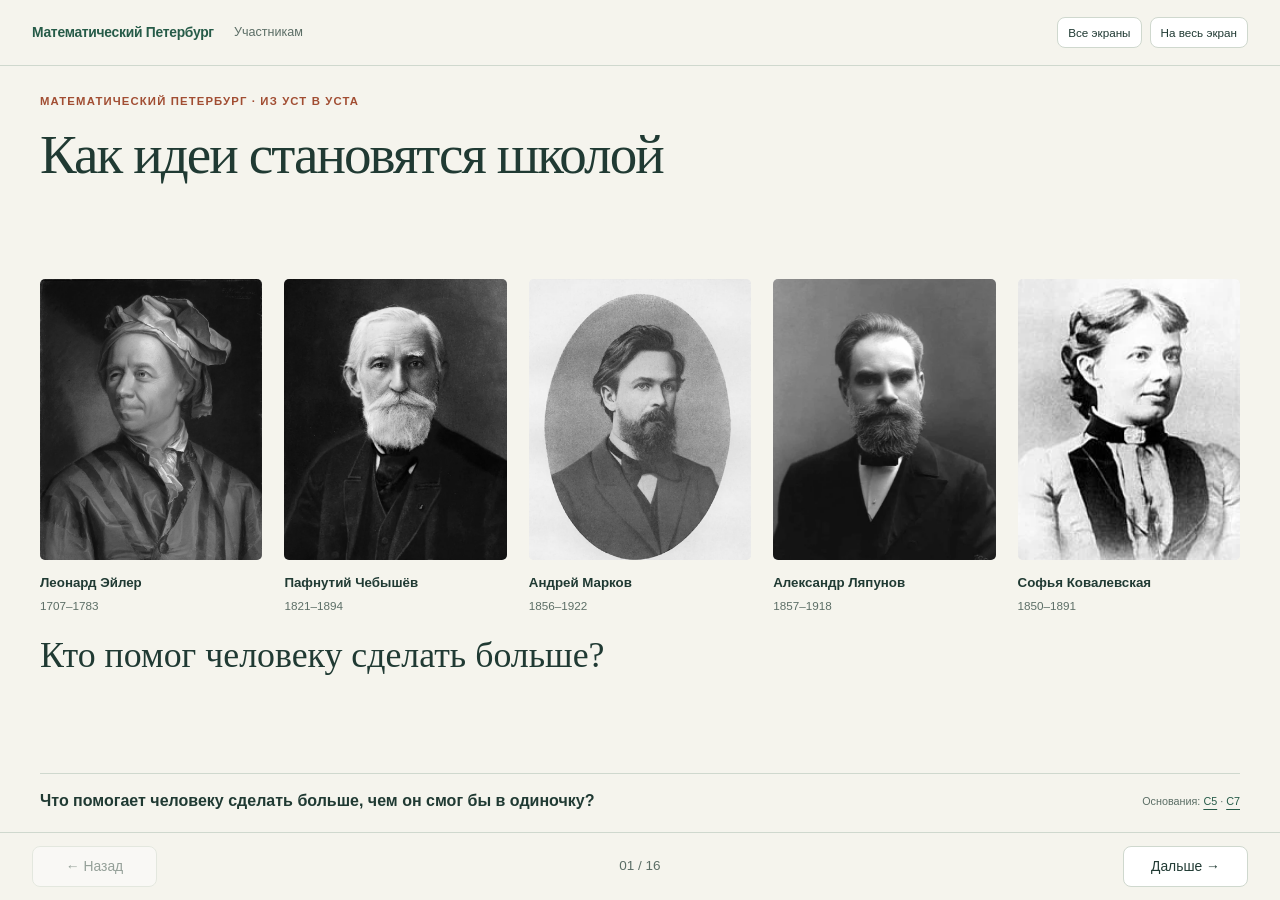
<file: docs/index.html>
<!doctype html><html lang="ru"><meta charset="utf-8"><meta name="viewport" content="width=device-width,initial-scale=1"><meta http-equiv="refresh" content="0;url=participants/"><title>Математический Петербург</title><a href="participants/">Открыть иллюстрации для участников</a></html>
</file>
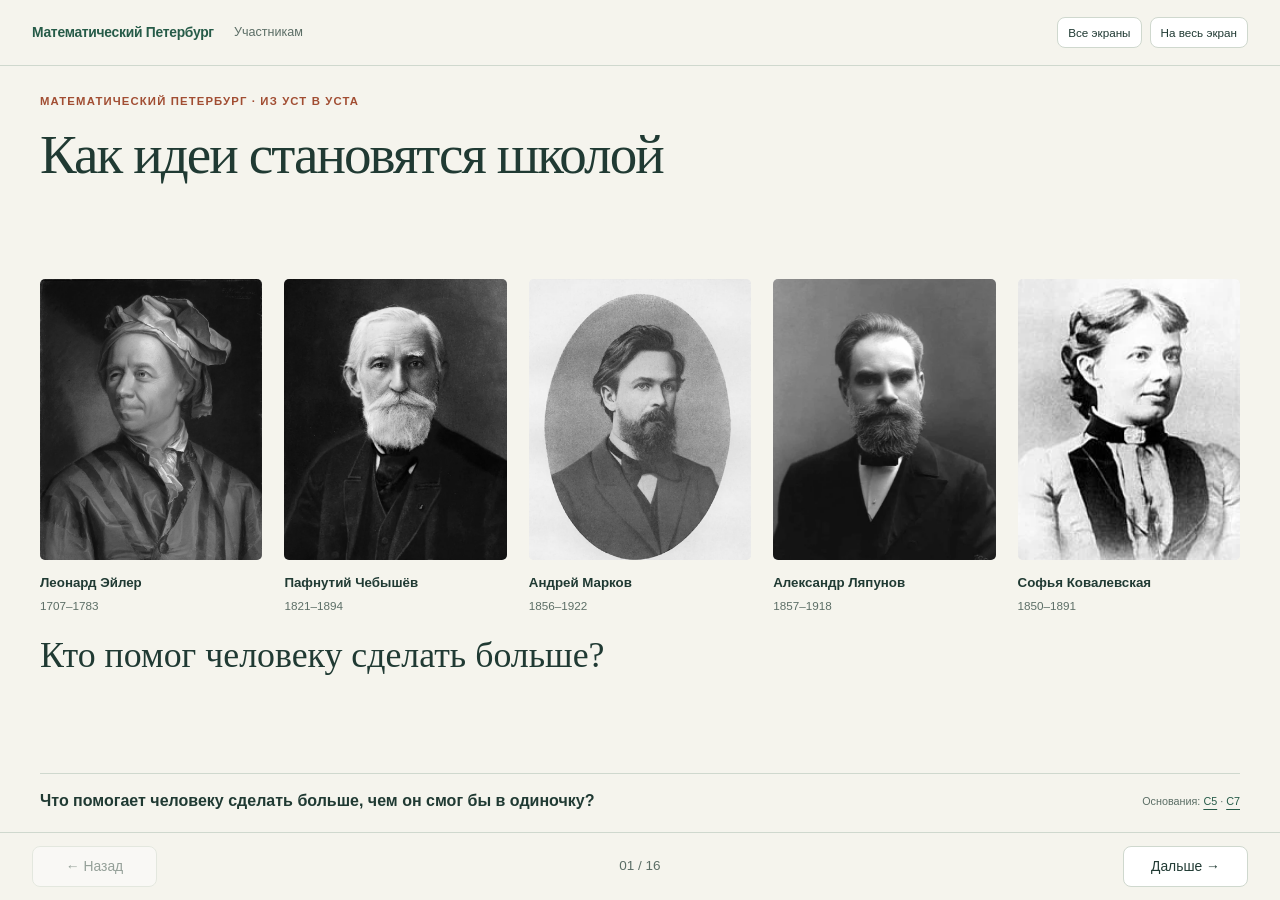
<file: docs/participants/index.html>
<!doctype html><html lang="ru"><head><meta charset="utf-8"><meta name="viewport" content="width=device-width,initial-scale=1"><meta name="description" content="Математический Петербург: иллюстрации и научные истории"><title>Математический Петербург · участникам</title><link rel="stylesheet" href="../style.css"></head><body class="show-page"><a class="skip" href="#screens">К материалам</a><header class="show-top"><a href="#school" class="brand">Математический Петербург</a><span>Участникам</span><div><button type="button" id="open-menu">Все экраны</button><button type="button" id="fullscreen">На весь экран</button></div></header><main id="screens"><section class="screen" id="school" data-screen="1" aria-labelledby="title-school" ><header class="screen-heading"><p class="eyebrow">Математический Петербург · из уст в уста</p><h1 id="title-school">Как идеи становятся школой</h1></header><div class="visual"><div class="portrait-line"><figure><img class="portrait " src="../assets/euler.webp" alt="Леонард Эйлер" width="240" height="300"><figcaption>Леонард Эйлер<span>1707–1783</span></figcaption></figure><figure><img class="portrait " src="../assets/chebyshev.webp" alt="Пафнутий Чебышёв" width="240" height="300"><figcaption>Пафнутий Чебышёв<span>1821–1894</span></figcaption></figure><figure><img class="portrait " src="../assets/markov.webp" alt="Андрей Марков" width="240" height="300"><figcaption>Андрей Марков<span>1856–1922</span></figcaption></figure><figure><img class="portrait " src="../assets/lyapunov.webp" alt="Александр Ляпунов" width="240" height="300"><figcaption>Александр Ляпунов<span>1857–1918</span></figcaption></figure><figure><img class="portrait " src="../assets/kovalevskaya.webp" alt="Софья Ковалевская" width="240" height="300"><figcaption>Софья Ковалевская<span>1850–1891</span></figcaption></figure></div><p class="large-question">Кто помог человеку сделать больше?</p></div><footer class="screen-footer"><p>Что помогает человеку сделать больше, чем он смог бы в одиночку?</p><span>Основания: <a href="../sources/index.html#С5" target="_blank" rel="noopener">С5</a> · <a href="../sources/index.html#С7" target="_blank" rel="noopener">С7</a></span></footer></section><section class="screen" id="route" data-screen="2" aria-labelledby="title-route" hidden><header class="screen-heading"><p class="eyebrow">Немного ходьбы, много связей</p><h1 id="title-route">Три места. Одна история.</h1></header><div class="visual"><div class="route-cards"><article><span class="big-number">01</span><h2>Кунсткамера + Академия</h2><p>Университетская наб., 3 и 5</p><strong>Среда → наставник → Эйлер</strong></article><article><span class="big-number">02</span><h2>Двенадцать коллегий</h2><p>Университетская наб., 7–9</p><strong>Чебышёв → ученики · Ковалевская</strong></article><article><span class="big-number">03</span><h2>Дом академиков</h2><p>Наб. Лейтенанта Шмидта, 1</p><strong>Разные поколения → продолжение идей</strong></article></div><p class="model-note">Схема порядка, не карта. Дом Эйлера и 6-я линия, 17 — необязательное продолжение.</p></div><footer class="screen-footer"><p>Какие следы науки можно заметить снаружи здания?</p><span>Основания: <a href="../sources/index.html#С5" target="_blank" rel="noopener">С5</a> · <a href="../sources/index.html#С8" target="_blank" rel="noopener">С8</a></span></footer></section><section class="screen" id="academy" data-screen="3" aria-labelledby="title-academy" hidden><header class="screen-heading"><p class="eyebrow">Проверяем три даты</p><h1 id="title-academy">Академию основали раньше этого здания</h1></header><div class="visual"><div class="date-cards"><article><strong>1724</strong><p>Учреждение Академии</p></article><article><strong>1727</strong><p>Приезд Эйлера</p></article><article><strong>1783–1789</strong><p>Нынешнее здание</p></article></div><p class="challenge">«В этом здании молодой Эйлер работал в 1727 году»</p><button class="reveal-button" type="button" data-reveal="answer-academy" aria-controls="answer-academy" aria-expanded="false">Показать ответ</button><div class="answer" id="answer-academy" hidden>Неверно. Строительство нынешнего здания началось в 1783 году — в год смерти Эйлера.</div><p class="model-note">Деятельность Академии начинается в 1725-м. Кунсткамера основана в 1714-м.</p></div><footer class="screen-footer"><p>Верна ли подпись: «В этом здании молодой Эйлер работал в 1727 году»?</p><span>Основания: <a href="../sources/index.html#С8" target="_blank" rel="noopener">С8</a> · <a href="../sources/index.html#Д1" target="_blank" rel="noopener">Д1</a></span></footer></section><section class="screen" id="mentor" data-screen="4" aria-labelledby="title-mentor" hidden><header class="screen-heading"><p class="eyebrow">Иоганн Бернулли → Леонард Эйлер</p><h1 id="title-mentor">Сначала своя попытка. Потом разговор.</h1></header><div class="visual"><div class="split"><div><img class="portrait " src="../assets/euler.webp" alt="Леонард Эйлер" width="240" height="300"></div><div><div class="steps"><div><span>01</span><h2>Попробовать самому</h2></div><div><span>02</span><h2>Найти затруднение</h2></div><div><span>03</span><h2>Обсудить с наставником</h2></div></div><blockquote>«…читать более трудные математические книги самостоятельно…»</blockquote><p class="model-note">Эйлер о совете Иоганна Бернулли. Наш перевод фрагмента английской передачи в MacTutor.</p></div></div></div><footer class="screen-footer"><p>Как сформулировать вопрос, по которому видно, что вы уже пробовали разобраться?</p><span>Основания: <a href="../sources/index.html#С1" target="_blank" rel="noopener">С1</a></span></footer></section><section class="screen" id="voice" data-screen="5" aria-labelledby="title-voice" hidden><header class="screen-heading"><p class="eyebrow">Эйлер и люди рядом с ним</p><h1 id="title-voice">У мысли появляется запись</h1></header><div class="visual"><div class="process"><div><span>Голос</span><p>Сформулировать мысль</p></div><b aria-hidden="true">→</b><div><span>Запись</span><p>Сохранить и уточнить</p></div><b aria-hidden="true">→</b><div><span>Книга</span><p>Передать читателю</p></div></div><p class="large-question">Какой вопрос поможет восстановить рисунок?</p><button class="reveal-button" type="button" data-reveal="answer-drawing" aria-controls="answer-drawing" aria-expanded="false">Открыть рисунок для описывающего</button><div class="answer" id="answer-drawing" hidden><svg class="diagram drawing" viewBox="0 0 880 380" role="img" aria-label="Три фигуры: квадрат слева, круг посередине и треугольник справа" xmlns="http://www.w3.org/2000/svg"><rect x="105" y="100" width="140" height="140" rx="2"/><circle cx="420" cy="170" r="70"/><path d="M585 240 L665 95 L745 240 Z"/></svg></div><p class="model-note">Учебный рисунок. В рассказе Фусса портной, записывавший алгебру, и сам Фусс — разные люди.</p></div><footer class="screen-footer"><p>Какие уточнения нужны, чтобы восстановить рисунок по словам другого?</p><span>Основания: <a href="../sources/index.html#С2" target="_blank" rel="noopener">С2</a> · <a href="../sources/index.html#С1" target="_blank" rel="noopener">С1</a></span></footer></section><section class="screen" id="bridges" data-screen="6" aria-labelledby="title-bridges" hidden><header class="screen-heading"><p class="eyebrow">От города к устройству сети</p><h1 id="title-bridges">Пройти каждый мост ровно один раз</h1></header><div class="visual"><div class="controls"><label>Начало <select id="walk-start"><option value="В">Васильевский остров</option><option value="П">Петроградская сторона</option><option value="Ц">Центр</option></select></label><button id="walk-reset" type="button">Начать заново</button><button id="walk-undo" type="button">Шаг назад</button></div><svg class="diagram network" viewBox="0 0 880 380" role="img" aria-label="Учебная сеть: две связи В–Ц, две В–П и одна П–Ц" xmlns="http://www.w3.org/2000/svg"><g class="edge" data-edge="palace" role="button" tabindex="0" aria-label="Перейти: Дворцовый"><path class="edge-hit" d="M160 280 Q450 155 740 280"/><path class="edge-line" d="M160 280 Q450 155 740 280"/><text x="450" y="210" text-anchor="middle">Дворцовый</text></g><g class="edge" data-edge="blagoveshchensky" role="button" tabindex="0" aria-label="Перейти: Благовещенский"><path class="edge-hit" d="M160 280 Q450 420 740 280"/><path class="edge-line" d="M160 280 Q450 420 740 280"/><text x="450" y="366" text-anchor="middle">Благовещенский</text></g><g class="edge" data-edge="birzhevoy" role="button" tabindex="0" aria-label="Перейти: Биржевой"><path class="edge-hit" d="M160 280 Q190 70 450 85"/><path class="edge-line" d="M160 280 Q190 70 450 85"/><text x="235" y="115" text-anchor="middle">Биржевой</text></g><g class="edge" data-edge="tuchkov" role="button" tabindex="0" aria-label="Перейти: Тучков"><path class="edge-hit" d="M160 280 Q350 280 450 85"/><path class="edge-line" d="M160 280 Q350 280 450 85"/><text x="350" y="245" text-anchor="middle">Тучков</text></g><g class="edge" data-edge="troitsky" role="button" tabindex="0" aria-label="Перейти: Троицкий"><path class="edge-hit" d="M450 85 Q720 70 740 280"/><path class="edge-line" d="M450 85 Q720 70 740 280"/><text x="655" y="120" text-anchor="middle">Троицкий</text></g><g class="node" data-node="В"><circle cx="160" cy="280" r="35"/><text class="node-letter" x="160" y="289" text-anchor="middle">В</text><text class="node-label" x="160" y="344" text-anchor="middle">Васильевский</text></g><g class="node" data-node="П"><circle cx="450" cy="85" r="35"/><text class="node-letter" x="450" y="94" text-anchor="middle">П</text><text class="node-label" x="450" y="149" text-anchor="middle">Петроградская</text></g><g class="node" data-node="Ц"><circle cx="740" cy="280" r="35"/><text class="node-letter" x="740" y="289" text-anchor="middle">Ц</text><text class="node-label" x="740" y="344" text-anchor="middle">Центр</text></g></svg><div class="bridge-buttons"><button type="button" data-cross="palace">Дворцовый</button><button type="button" data-cross="blagoveshchensky">Благовещенский</button><button type="button" data-cross="birzhevoy">Биржевой</button><button type="button" data-cross="tuchkov">Тучков</button><button type="button" data-cross="troitsky">Троицкий</button></div><p class="walk-status" id="walk-status" role="status"></p><button class="reveal-button" type="button" data-reveal="answer-parity" aria-controls="answer-parity" aria-expanded="false">Показать идею</button><div class="answer" id="answer-parity" hidden>Вход и выход в промежуточной точке образуют пару. Степени: В — 4, П — 3, Ц — 3. Начало и конец обхода должны быть в П и Ц.</div><p class="model-note">Пять выбранных мостов; перемещения внутри зон не учитываем. Схема не является навигационной картой.</p></div><footer class="screen-footer"><p>Если попытки не удаются, как понять, что другого порядка тоже не существует?</p><span>Основания: <a href="../sources/index.html#Д2" target="_blank" rel="noopener">Д2</a> · <a href="../sources/index.html#Д3" target="_blank" rel="noopener">Д3</a></span></footer></section><section class="screen" id="mechanism" data-screen="7" aria-labelledby="title-mechanism" hidden><header class="screen-heading"><p class="eyebrow">Пафнутий Чебышёв · приближённое прямило</p><h1 id="title-mechanism">Насколько прямой должна быть прямая?</h1></header><div class="visual"><div class="split mechanism-layout"><div><img id="mechanism-image" src="../assets/chebyshev-still.png" alt="Схема приближённого прямила Чебышёва" width="480" height="320"><button type="button" id="mechanism-toggle" aria-pressed="false">Включить движение</button></div><div class="mechanism-prompt"><span class="huge-word">Почти</span><h2>Найдите рабочий участок</h2><ul><li>Допустимое отклонение</li><li>Длина рабочего хода</li><li>Условия применения</li></ul><p class="application">Сегодня: приводы, механизмы, проектирование движений.</p></div></div><p class="model-note">Современная схема, Van helsing, 2007 · CC BY 2.5. Близость к прямой — на части траектории.</p></div><footer class="screen-footer"><p>Что нужно измерить, прежде чем использовать этот механизм?</p><span>Основания: <a href="../sources/index.html#С7" target="_blank" rel="noopener">С7</a> · <a href="../sources/index.html#Д4" target="_blank" rel="noopener">Д4</a></span></footer></section><section class="screen" id="lecture" data-screen="8" aria-labelledby="title-lecture" hidden><header class="screen-heading"><p class="eyebrow">Чебышёв → Ляпунов → Крылов</p><h1 id="title-lecture">Лекция пережила свой голос</h1></header><div class="visual"><div class="split lecture-layout"><figure><img class="historic" src="../assets/university-historic.webp" alt="Императорский Санкт-Петербургский университет, исторический вид начала XX века" width="700" height="470"><figcaption>Университет, начало XX века. Исторический вид другого времени, не изображение лекции 1879 года.</figcaption></figure><div class="steps"><div><span>1879–1880</span><h2>Лекция Чебышёва</h2></div><div><span>Запись</span><h2>Конспект Ляпунова</h2></div><div><span>1936</span><h2>Издание при участии Крылова</h2></div></div></div><blockquote>«…со всеми тонкостями попутных замечаний…»</blockquote><p class="model-note">Оценка Алексея Николаевича Крылова, фрагмент в карточке переиздания URSS. Рукопись не сверялась.</p></div><footer class="screen-footer"><p>Что нужно сохранить в записи, чтобы другой человек смог продолжить работу?</p><span>Основания: <a href="../sources/index.html#С3" target="_blank" rel="noopener">С3</a> · <a href="../sources/index.html#Д5" target="_blank" rel="noopener">Д5</a></span></footer></section><section class="screen" id="branches" data-screen="9" aria-labelledby="title-branches" hidden><header class="screen-heading"><p class="eyebrow">Одна школа — разные направления</p><h1 id="title-branches">У учеников появляются свои вопросы</h1></header><div class="visual"><div class="teacher"><img class="portrait " src="../assets/chebyshev.webp" alt="Пафнутий Чебышёв" width="240" height="300"><div><h2>Чебышёв</h2><p>Вопросы · методы · научная среда</p></div></div><div class="branches"><article><img class="portrait " src="../assets/markov.webp" alt="Андрей Марков" width="240" height="300"><div><span>Ученик</span><h2>Марков</h2><p>Зависимые случайные события</p></div></article><article><img class="portrait " src="../assets/lyapunov.webp" alt="Александр Ляпунов" width="240" height="300"><div><span>Ученик</span><h2>Ляпунов</h2><p>Устойчивость движения</p></div></article></div><p class="large-question">Что сохраняется, когда задачи становятся разными?</p></div><footer class="screen-footer"><p>Что может быть общим у исследований случайности и устойчивости?</p><span>Основания: <a href="../sources/index.html#С7" target="_blank" rel="noopener">С7</a> · <a href="../sources/index.html#Д6" target="_blank" rel="noopener">Д6</a> · <a href="../sources/index.html#Д7" target="_blank" rel="noopener">Д7</a></span></footer></section><section class="screen" id="forecast" data-screen="10" aria-labelledby="title-forecast" hidden><header class="screen-heading"><p class="eyebrow">Андрей Марков · учебная модель прогноза</p><h1 id="title-forecast">Быстрее в среднем — надёжнее к сроку?</h1></header><div class="visual"><div class="forecast-layout"><div><div class="range-group"><label for="p">После свободного шага → свободно: <output id="p-value">80%</output></label><input id="p" type="range" min="0" max="100" step="5" value="80"><label for="q">После задержки → свободно: <output id="q-value">30%</output></label><input id="q" type="range" min="0" max="100" step="5" value="30"></div><div class="prob-tree"><span>Сейчас свободно</span><div><article>С → С<strong id="branch-free">64%</strong></article><b>+</b><article>З → С<strong id="branch-delay">6%</strong></article></div></div><button type="button" id="forecast-reset">Вернуть 80% и 30%</button></div><div><div class="result"><span>Свободно через два шага</span><strong id="free-result">70%</strong><div class="prob-track"><div id="free-bar"></div></div></div><div class="routes-result"><article><h2>А: 8 или 13 мин</h2><p>Среднее <strong id="mean-a">9,5 мин</strong></p><p>Риск опоздания <strong id="late-a">30%</strong></p></article><article><h2>Б: всегда 11 мин</h2><p>Среднее <strong>11 мин</strong></p><p>Риск опоздания <strong>0%</strong></p></article></div></div></div><p class="challenge">До встречи 12 минут. Какой путь выбрать?</p><p class="model-note">Учебные вероятности и полные времена пути. Описываем модель, а не устройство конкретного навигатора.</p></div><footer class="screen-footer"><p>Какой путь выбрать, если важно успеть? А если важно только среднее время?</p><span>Основания: <a href="../sources/index.html#Д6" target="_blank" rel="noopener">Д6</a></span></footer></section><section class="screen" id="onegin" data-screen="11" aria-labelledby="title-onegin" hidden><header class="screen-heading"><p class="eyebrow">Литература встречается с вероятностью</p><h1 id="title-onegin">«Онегин» становится данными</h1></header><div class="visual"><div class="onegin-layout"><div><blockquote id="onegin-text">Мой дядя самых честных правил,<br>Когда не в шутку занемог,<br>Он уважать себя заставил<br>И лучше выдумать не мог.</blockquote><p class="model-note">А. С. Пушкин, «Евгений Онегин», начало романа; современная орфография. Наш короткий учебный отрывок.</p><button type="button" id="text-toggle" aria-pressed="false">Выделить гласные и согласные</button></div><div id="text-results" class="text-results" hidden><h2>Что идёт следующим?</h2><p>Гласная после гласной <strong id="after-vowel"></strong></p><p>Гласная после согласной <strong id="after-consonant"></strong></p><p class="model-note" id="text-count"></p><p class="legend">Гласные подчёркнуты; согласные без подчёркивания. Ь и Ъ исключены из расчёта, как отдельные знаки.</p></div></div><p class="application">Современная связь: условная вероятность и роль контекста в предсказании текста.</p></div><footer class="screen-footer"><p>Можно ли ожидать следующую букву, совсем не учитывая предыдущую?</p><span>Основания: <a href="../sources/index.html#Д8" target="_blank" rel="noopener">Д8</a></span></footer></section><section class="screen" id="stability" data-screen="12" aria-labelledby="title-stability" hidden><header class="screen-heading"><p class="eyebrow">Александр Ляпунов · вопрос об устойчивости</p><h1 id="title-stability">Что произойдёт после малого смещения?</h1></header><div class="visual"><div class="stability-grid"><article><h2>В чаше</h2><svg class="diagram" viewBox="0 0 240 175" role="img" aria-label="В чаше" xmlns="http://www.w3.org/2000/svg"><path class="surface" d="M20 60 Q120 180 220 60"/><circle class="stability-ball" id="ball-stable" data-base-y="108" data-after-y="100" cx="120" cy="108" r="12"/><g class="reaction" hidden><path d="M161 80 L135 90 M142 83 L135 90 L145 91"/><text x="120" y="153" text-anchor="middle">К положению равновесия</text></g></svg></article><article><h2>На вершине</h2><svg class="diagram" viewBox="0 0 240 175" role="img" aria-label="На вершине" xmlns="http://www.w3.org/2000/svg"><path class="surface" d="M20 120 Q120 0 220 120"/><circle class="stability-ball" id="ball-unstable" data-base-y="48" data-after-y="56" cx="120" cy="48" r="12"/><g class="reaction" hidden><path d="M168 74 L196 91 M186 90 L196 91 L190 83"/><text x="120" y="153" text-anchor="middle">Дальше от вершины</text></g></svg></article><article><h2>На плоскости</h2><svg class="diagram" viewBox="0 0 240 175" role="img" aria-label="На плоскости" xmlns="http://www.w3.org/2000/svg"><path class="surface" d="M20 110 L220 110"/><circle class="stability-ball" id="ball-neutral" data-base-y="98" data-after-y="98" cx="120" cy="98" r="12"/><g class="reaction" hidden><text x="120" y="153" text-anchor="middle">Новое положение покоя</text></g></svg></article></div><button type="button" id="stability-toggle" aria-pressed="false">Немного сместить шарики</button><p class="large-question">Остаться рядом и вернуться — одно и то же?</p><p class="model-note">Школьная схема видов равновесия: меняем положение без начальной скорости. Это не симуляция всей теории устойчивости движения.</p></div><footer class="screen-footer"><p>Всегда ли «устойчиво» означает «обязательно вернулось точно назад»?</p><span>Основания: <a href="../sources/index.html#Д7" target="_blank" rel="noopener">Д7</a> · <a href="../sources/index.html#С12" target="_blank" rel="noopener">С12</a></span></footer></section><section class="screen" id="understanding" data-screen="13" aria-labelledby="title-understanding" hidden><header class="screen-heading"><p class="eyebrow">Софья Ковалевская · разговор, после которого появляется смысл</p><h1 id="title-understanding">Знакомые символы становятся понятными</h1></header><div class="visual"><div class="split understanding-layout"><div><img class="portrait " src="../assets/kovalevskaya.webp" alt="Софья Ковалевская" width="240" height="300"><p class="model-note">Детский эпизод — Полибино. Частные занятия — Страннолюбский; позднее научное наставничество — Вейерштрасс.</p></div><div><div id="derivative-plot"></div><label for="time">Момент времени t = <output id="time-value">2</output> с</label><input id="time" type="range" min="0.5" max="5.5" value="2" step="0.5"><p class="formula">s = t² <span>→</span> v = 2t = <strong id="speed-value">4</strong></p></div></div><p class="model-note">Современная учебная схема: путь в условных единицах, время в секундах. Производная — школьный вход, не изобретение Ковалевской.</p></div><footer class="screen-footer"><p>Что на графике пути показывает наклон касательной?</p><span>Основания: <a href="../sources/index.html#С4" target="_blank" rel="noopener">С4</a> · <a href="../sources/index.html#Д9" target="_blank" rel="noopener">Д9</a> · <a href="../sources/index.html#С10" target="_blank" rel="noopener">С10</a></span></footer></section><section class="screen" id="rotation" data-screen="14" aria-labelledby="title-rotation" hidden><header class="screen-heading"><p class="eyebrow">Ковалевская · тяжёлое тело вокруг неподвижной точки</p><h1 id="title-rotation">Увидеть вращение. Описать движение.</h1></header><div class="visual"><div class="rotation-layout"><div><svg class="diagram" viewBox="0 0 880 380" role="img" aria-label="Схематический волчок: точка опоры, ось, скорость вращения и распределение массы" xmlns="http://www.w3.org/2000/svg"><path class="top-axis" d="M305 305 L435 45"/><ellipse class="top-body" cx="370" cy="170" rx="118" ry="40" transform="rotate(27 370 170)"/><path class="top-body" d="M267 116 Q310 240 305 305 Q400 235 473 224"/><circle class="pivot" cx="305" cy="305" r="9"/><line class="annotation-line" x1="300" y1="315" x2="205" y2="340"/><text x="55" y="350">Неподвижная точка</text><text x="500" y="70">Начальный наклон</text><line class="annotation-line" x1="440" y1="60" x2="490" y2="60"/><path class="spin-arrow" d="M320 105 C300 40 475 35 480 115"/><text x="520" y="170">Скорость вращения</text><text x="520" y="215">Распределение массы</text></svg></div><div class="data-card"><p class="eyebrow">Учебное время до падения</p><h2>А: 8, 10, 9 с</h2><h2>Б: 20, 22, 21 с</h2><p>Скорость не измерена.</p><button class="reveal-button" type="button" data-reveal="answer-top" aria-controls="answer-top" aria-expanded="false">Что можно заключить?</button><div class="answer" id="answer-top" hidden>Средние: 9 и 21 секунда. Разница: 12 секунд. По этим данным неизвестно, во сколько раз изменилась скорость вращения.</div></div></div><p class="model-note">Числа учебные. Схематический волчок — вход в задачу о вращении, а не модель специального случая Ковалевской.</p></div><footer class="screen-footer"><p>Можно ли из двух серий времени до падения узнать, во сколько раз изменилась скорость вращения?</p><span>Основания: <a href="../sources/index.html#Д9" target="_blank" rel="noopener">Д9</a> · <a href="../sources/index.html#Д10" target="_blank" rel="noopener">Д10</a></span></footer></section><section class="screen" id="house" data-screen="15" aria-labelledby="title-house" hidden><header class="screen-heading"><p class="eyebrow">Дом академиков · память о разных поколениях</p><h1 id="title-house">Соседство имён — ещё не общая встреча</h1></header><div class="visual"><div class="house-grid"><article><span>Остроградский</span><p>Математика и механика</p></article><article><span>Чебышёв</span><p>Вероятности, приближения, механизмы</p></article><article><span>Марков</span><p>Зависимые случайные величины</p></article><article><span>Ляпунов</span><p>Устойчивость движения</p></article></div><div class="date-meaning"><div><h2>Годы жизни</h2><p>Биография человека</p></div><span>≠</span><div><h2>Годы проживания</h2><p>Связь с конкретным домом</p></div></div><p class="model-note">С домом связаны разные поколения. Совместные встречи всех названных людей не подтверждены.</p></div><footer class="screen-footer"><p>Что выбранная надпись доказывает, а чего из неё узнать нельзя?</p><span>Основания: <a href="../sources/index.html#С5" target="_blank" rel="noopener">С5</a> · <a href="../sources/index.html#Д11" target="_blank" rel="noopener">Д11</a></span></footer></section><section class="screen" id="takeaway" data-screen="16" aria-labelledby="title-takeaway" hidden><header class="screen-heading"><p class="eyebrow">Научная школа продолжается в следующем вопросе</p><h1 id="title-takeaway">Что вы передадите дальше?</h1></header><div class="visual"><div class="final-grid"><article><span>01</span><h2>Условия</h2><p>Место, время, книги и приборы</p></article><article><span>02</span><h2>Наставник</h2><p>Собеседник для трудного вопроса</p></article><article><span>03</span><h2>Своя попытка</h2><p>Работа до готового ответа</p></article><article><span>04</span><h2>Точная передача</h2><p>Речь, запись, проверка понимания</p></article><article><span>05</span><h2>Свой вопрос</h2><p>Право идти дальше учителя</p></article></div><p class="large-question">Объясните одну идею человеку, которого здесь не было.</p></div><footer class="screen-footer"><p>Какую идею из прогулки вы могли бы объяснить человеку, которого здесь не было?</p><span>Основания: <a href="../sources/index.html#С1" target="_blank" rel="noopener">С1</a> · <a href="../sources/index.html#С3" target="_blank" rel="noopener">С3</a> · <a href="../sources/index.html#С7" target="_blank" rel="noopener">С7</a></span></footer></section></main><nav class="show-nav" aria-label="Навигация показа"><button type="button" id="prev">← Назад</button><span id="counter" role="status" aria-live="polite">01 / 16</span><button type="button" id="next">Дальше →</button></nav><dialog id="screen-menu"><div class="dialog-head"><h2>Иллюстрации</h2><button type="button" id="close-menu">Закрыть</button></div><ol><li><a href="#school" data-jump="0"><span>01</span>Как идеи становятся школой</a></li><li><a href="#route" data-jump="1"><span>02</span>Три места. Одна история.</a></li><li><a href="#academy" data-jump="2"><span>03</span>Академию основали раньше этого здания</a></li><li><a href="#mentor" data-jump="3"><span>04</span>Сначала своя попытка. Потом разговор.</a></li><li><a href="#voice" data-jump="4"><span>05</span>У мысли появляется запись</a></li><li><a href="#bridges" data-jump="5"><span>06</span>Пройти каждый мост ровно один раз</a></li><li><a href="#mechanism" data-jump="6"><span>07</span>Насколько прямой должна быть прямая?</a></li><li><a href="#lecture" data-jump="7"><span>08</span>Лекция пережила свой голос</a></li><li><a href="#branches" data-jump="8"><span>09</span>У учеников появляются свои вопросы</a></li><li><a href="#forecast" data-jump="9"><span>10</span>Быстрее в среднем — надёжнее к сроку?</a></li><li><a href="#onegin" data-jump="10"><span>11</span>«Онегин» становится данными</a></li><li><a href="#stability" data-jump="11"><span>12</span>Что произойдёт после малого смещения?</a></li><li><a href="#understanding" data-jump="12"><span>13</span>Знакомые символы становятся понятными</a></li><li><a href="#rotation" data-jump="13"><span>14</span>Увидеть вращение. Описать движение.</a></li><li><a href="#house" data-jump="14"><span>15</span>Соседство имён — ещё не общая встреча</a></li><li><a href="#takeaway" data-jump="15"><span>16</span>Что вы передадите дальше?</a></li></ol><a href="https://sh-ad.github.io/mathematical-petersburg/downloads/offline.zip" download>Скачать для показа без интернета ↓</a></dialog><noscript><p class="no-js">Для переключения экранов включите JavaScript. <a href="../reference/index.html">Подробный справочник</a></p></noscript><script src="../model.js"></script><script src="../show.js"></script></body></html>
</file>
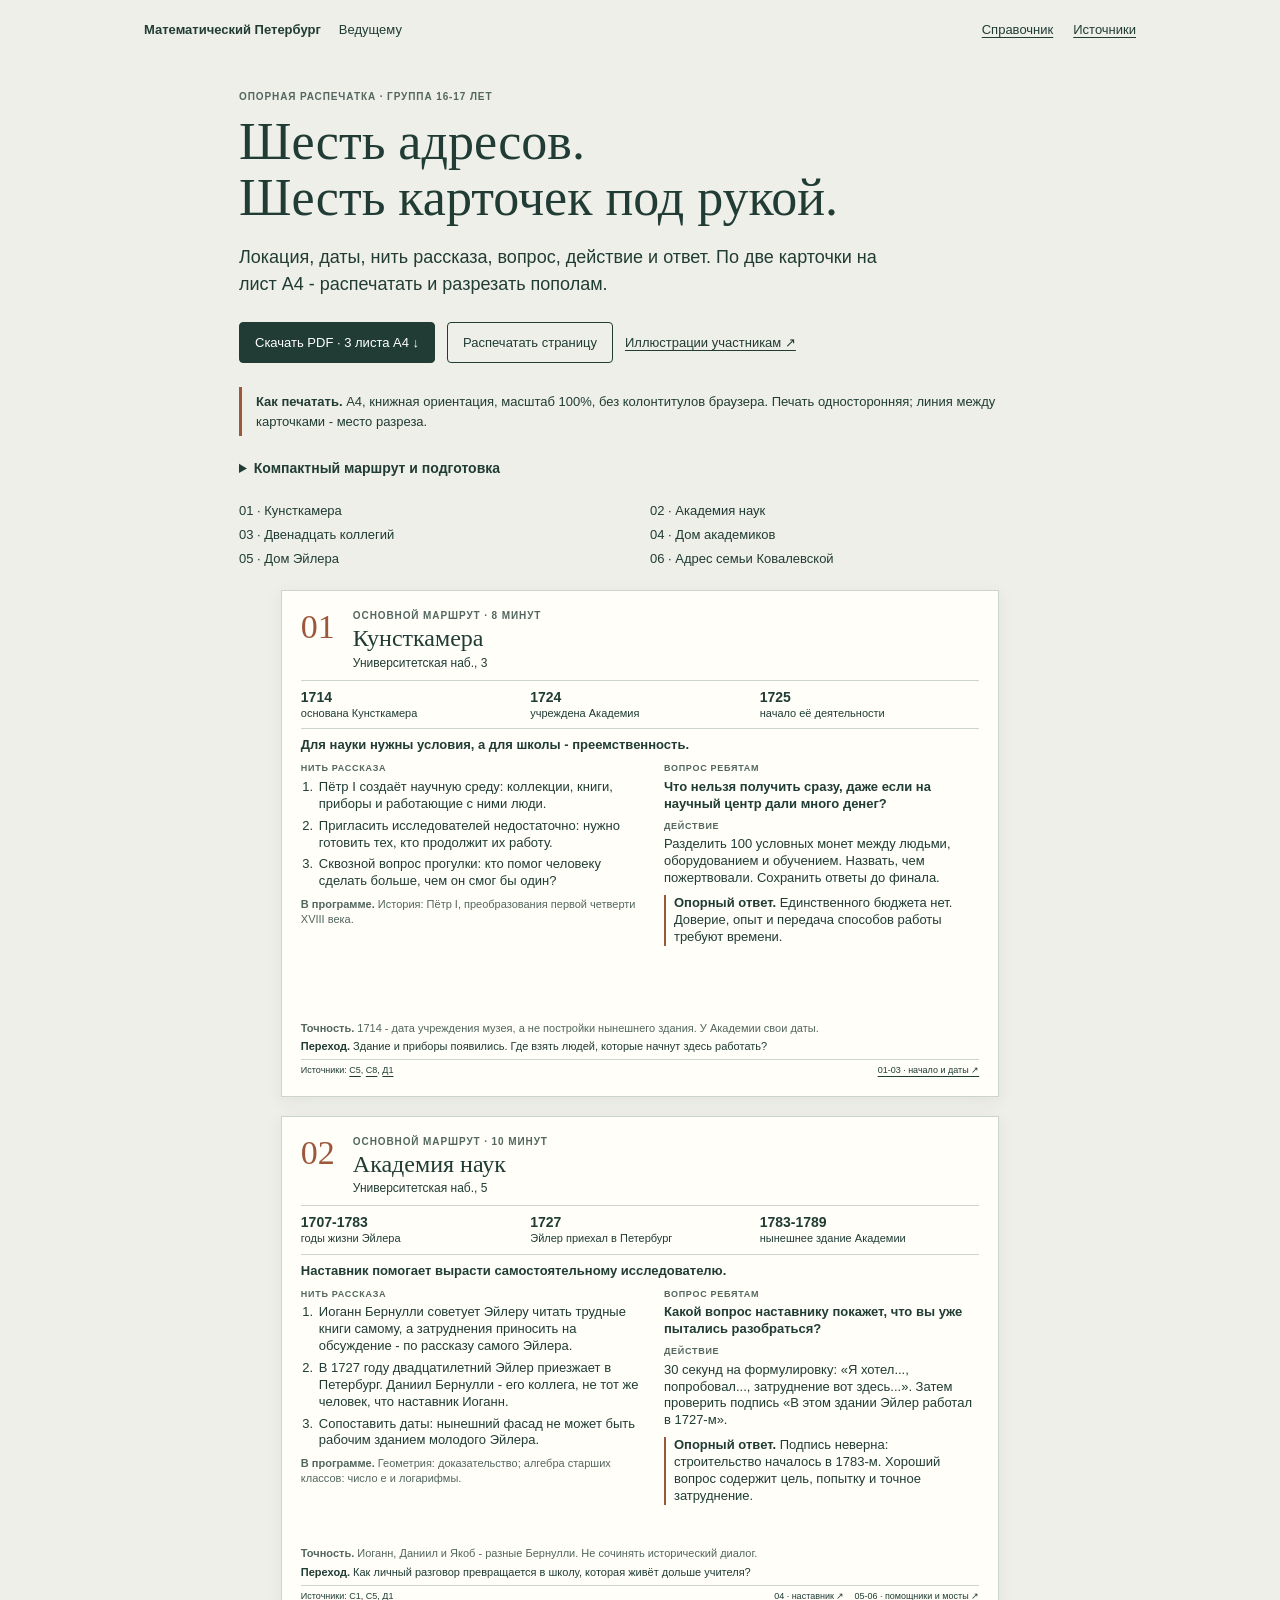
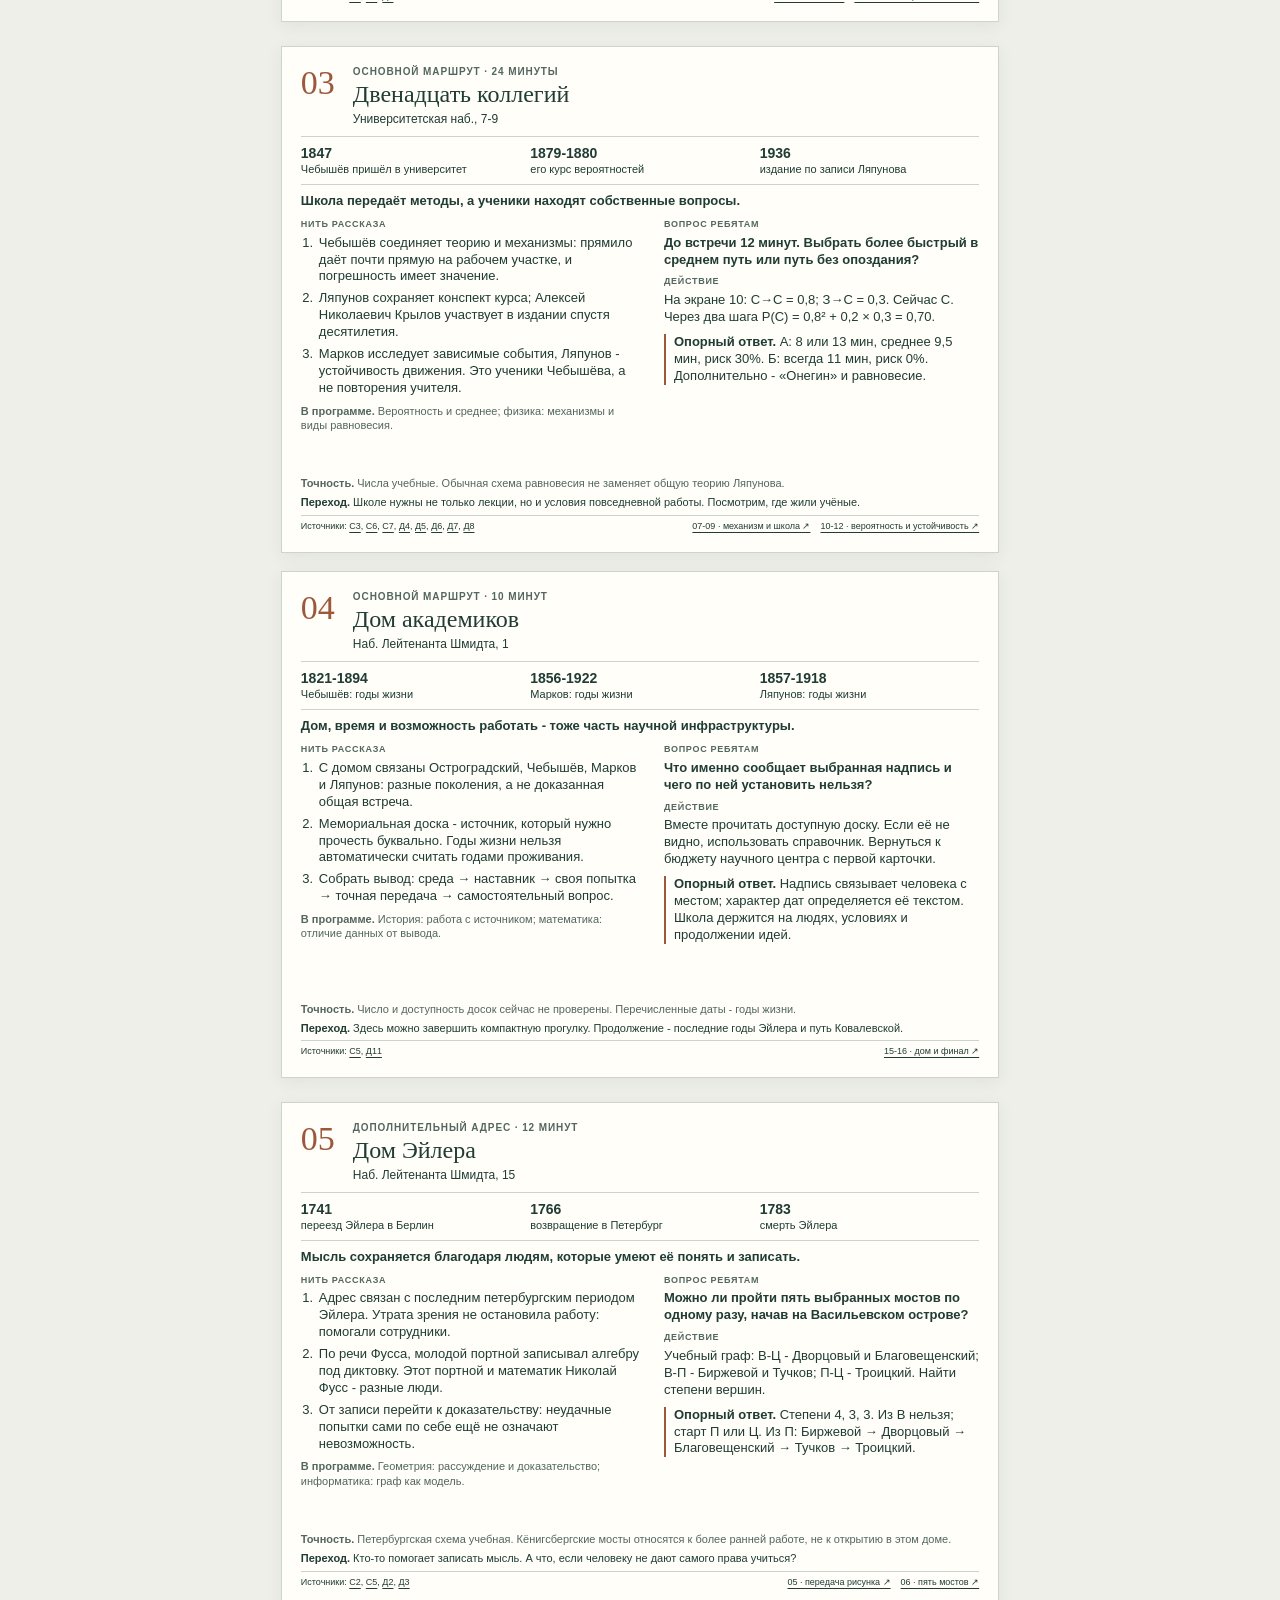
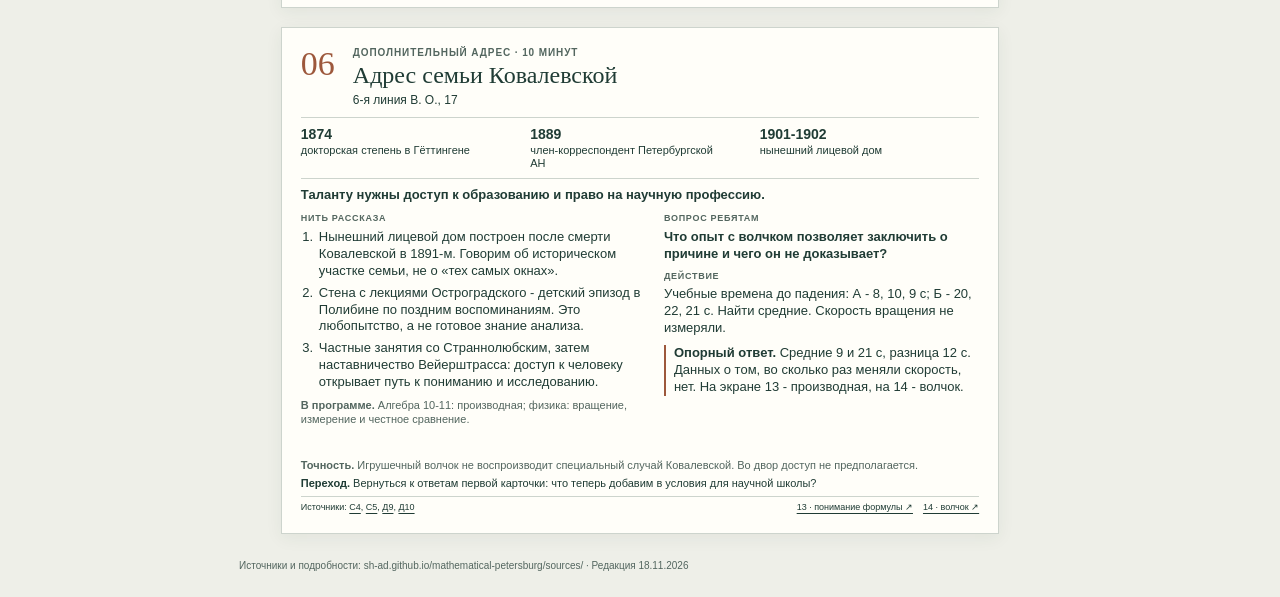
<file: docs/presenter/index.html>
<!doctype html><html lang="ru"><head><meta charset="utf-8"><meta name="viewport" content="width=device-width,initial-scale=1"><title>Шесть карточек ведущего · Математический Петербург</title><meta name="description" content="Шесть карточек по историческим адресам: даты, сюжеты, вопросы и опорные ответы. Три листа A4 для печати."><link rel="stylesheet" href="../presenter.css"></head>
<body><header class="site-top"><a href="#top" class="brand">Математический Петербург</a><span>Ведущему</span><nav><a href="../reference/index.html">Справочник</a><a href="../sources/index.html">Источники</a></nav></header>
<main id="top"><div class="intro"><p class="eyebrow">Опорная распечатка · группа 16-17 лет</p><h1>Шесть адресов.<br>Шесть карточек под рукой.</h1><p class="lead">Локация, даты, нить рассказа, вопрос, действие и ответ. По две карточки на лист A4 - распечатать и разрезать пополам.</p><div class="actions"><a class="primary" href="../downloads/presenter-cards.pdf" download>Скачать PDF · 3 листа A4 ↓</a><button type="button" onclick="window.print()">Распечатать страницу</button><a href="../participants/index.html" target="participants">Иллюстрации участникам ↗</a></div>
<div class="print-hint"><b>Как печатать.</b> A4, книжная ориентация, масштаб 100%, без колонтитулов браузера. Печать односторонняя; линия между карточками - место разреза.</div>
<details><summary>Компактный маршрут и подготовка</summary><p>Карточки 01-02 - у Кунсткамеры и Академии; 03 - у Двенадцати коллегий; 04 - у Дома академиков. Адреса 05-06 - дополнительное продолжение. Если туда не идём, историю 05 рассказываем у Академии, 06 - у университета. Повторять уже показанные активности не нужно.</p><p>Минуты - бюджеты содержания без переходов. 75-90 минут - ориентир компактной прогулки, не замер маршрута по всем шести адресам. На холоде оставить один вопрос и одну активность на место. Заранее проверить точки сбора и видимость экрана; взять бумагу и карандаш.</p><p>Для показа без сети: <a href="https://sh-ad.github.io/mathematical-petersburg/downloads/offline.zip" download>скачать весь комплект</a>. Источники внизу карточек ведут к подробной атрибуции; реплики ведущего современные, численные примеры учебные.</p></details><nav class="toc" aria-label="Выбор адреса"><a href="#kunstkamera">01 · Кунсткамера</a><a href="#academy">02 · Академия наук</a><a href="#university">03 · Двенадцать коллегий</a><a href="#academicians">04 · Дом академиков</a><a href="#euler-house">05 · Дом Эйлера</a><a href="#kovalevskaya-site">06 · Адрес семьи Ковалевской</a></nav></div>
<div class="print-cards"><section class="card-sheet" aria-label="Лист 1"><article class="route-card" id="kunstkamera" aria-labelledby="title-kunstkamera">
<header class="card-heading"><div class="card-number">01</div><div><p class="eyebrow">Основной маршрут · 8 минут</p><h2 id="title-kunstkamera">Кунсткамера</h2><p class="address">Университетская наб., 3</p></div></header>
<dl class="dates"><div><dt>1714</dt><dd>основана Кунсткамера</dd></div><div><dt>1724</dt><dd>учреждена Академия</dd></div><div><dt>1725</dt><dd>начало её деятельности</dd></div></dl><p class="thread">Для науки нужны условия, а для школы - преемственность.</p>
<div class="card-copy"><section><h3>Нить рассказа</h3><ol><li>Пётр I создаёт научную среду: коллекции, книги, приборы и работающие с ними люди.</li><li>Пригласить исследователей недостаточно: нужно готовить тех, кто продолжит их работу.</li><li>Сквозной вопрос прогулки: кто помог человеку сделать больше, чем он смог бы один?</li></ol><p class="school"><b>В программе.</b> История: Пётр I, преобразования первой четверти XVIII века.</p></section>
<section><h3>Вопрос ребятам</h3><p class="question">Что нельзя получить сразу, даже если на научный центр дали много денег?</p><h3>Действие</h3><p>Разделить 100 условных монет между людьми, оборудованием и обучением. Назвать, чем пожертвовали. Сохранить ответы до финала.</p><p class="answer"><b>Опорный ответ.</b> Единственного бюджета нет. Доверие, опыт и передача способов работы требуют времени.</p></section></div>
<div class="card-ending"><p class="precision"><b>Точность.</b> 1714 - дата учреждения музея, а не постройки нынешнего здания. У Академии свои даты.</p><p class="transition"><b>Переход.</b> Здание и приборы появились. Где взять людей, которые начнут здесь работать?</p></div>
<footer class="card-footer"><span>Источники: <a href="../sources/index.html#С5">С5</a>, <a href="../sources/index.html#С8">С8</a>, <a href="../sources/index.html#Д1">Д1</a></span><span class="screen-links"><a class="show-link" target="participants" href="../participants/index.html#school">01-03 · начало и даты ↗</a></span><span class="print-screen-links">Экраны: 01-03 · начало и даты</span></footer></article><article class="route-card" id="academy" aria-labelledby="title-academy">
<header class="card-heading"><div class="card-number">02</div><div><p class="eyebrow">Основной маршрут · 10 минут</p><h2 id="title-academy">Академия наук</h2><p class="address">Университетская наб., 5</p></div></header>
<dl class="dates"><div><dt>1707-1783</dt><dd>годы жизни Эйлера</dd></div><div><dt>1727</dt><dd>Эйлер приехал в Петербург</dd></div><div><dt>1783-1789</dt><dd>нынешнее здание Академии</dd></div></dl><p class="thread">Наставник помогает вырасти самостоятельному исследователю.</p>
<div class="card-copy"><section><h3>Нить рассказа</h3><ol><li>Иоганн Бернулли советует Эйлеру читать трудные книги самому, а затруднения приносить на обсуждение - по рассказу самого Эйлера.</li><li>В 1727 году двадцатилетний Эйлер приезжает в Петербург. Даниил Бернулли - его коллега, не тот же человек, что наставник Иоганн.</li><li>Сопоставить даты: нынешний фасад не может быть рабочим зданием молодого Эйлера.</li></ol><p class="school"><b>В программе.</b> Геометрия: доказательство; алгебра старших классов: число e и логарифмы.</p></section>
<section><h3>Вопрос ребятам</h3><p class="question">Какой вопрос наставнику покажет, что вы уже пытались разобраться?</p><h3>Действие</h3><p>30 секунд на формулировку: «Я хотел..., попробовал..., затруднение вот здесь...». Затем проверить подпись «В этом здании Эйлер работал в 1727-м».</p><p class="answer"><b>Опорный ответ.</b> Подпись неверна: строительство началось в 1783-м. Хороший вопрос содержит цель, попытку и точное затруднение.</p></section></div>
<div class="card-ending"><p class="precision"><b>Точность.</b> Иоганн, Даниил и Якоб - разные Бернулли. Не сочинять исторический диалог.</p><p class="transition"><b>Переход.</b> Как личный разговор превращается в школу, которая живёт дольше учителя?</p></div>
<footer class="card-footer"><span>Источники: <a href="../sources/index.html#С1">С1</a>, <a href="../sources/index.html#С5">С5</a>, <a href="../sources/index.html#Д1">Д1</a></span><span class="screen-links"><a class="show-link" target="participants" href="../participants/index.html#mentor">04 · наставник ↗</a><a class="show-link" target="participants" href="../participants/index.html#voice">05-06 · помощники и мосты ↗</a></span><span class="print-screen-links">Экраны: 04 · наставник; 05-06 · помощники и мосты</span></footer></article></section><section class="card-sheet" aria-label="Лист 2"><article class="route-card" id="university" aria-labelledby="title-university">
<header class="card-heading"><div class="card-number">03</div><div><p class="eyebrow">Основной маршрут · 24 минуты</p><h2 id="title-university">Двенадцать коллегий</h2><p class="address">Университетская наб., 7-9</p></div></header>
<dl class="dates"><div><dt>1847</dt><dd>Чебышёв пришёл в университет</dd></div><div><dt>1879-1880</dt><dd>его курс вероятностей</dd></div><div><dt>1936</dt><dd>издание по записи Ляпунова</dd></div></dl><p class="thread">Школа передаёт методы, а ученики находят собственные вопросы.</p>
<div class="card-copy"><section><h3>Нить рассказа</h3><ol><li>Чебышёв соединяет теорию и механизмы: прямило даёт почти прямую на рабочем участке, и погрешность имеет значение.</li><li>Ляпунов сохраняет конспект курса; Алексей Николаевич Крылов участвует в издании спустя десятилетия.</li><li>Марков исследует зависимые события, Ляпунов - устойчивость движения. Это ученики Чебышёва, а не повторения учителя.</li></ol><p class="school"><b>В программе.</b> Вероятность и среднее; физика: механизмы и виды равновесия.</p></section>
<section><h3>Вопрос ребятам</h3><p class="question">До встречи 12 минут. Выбрать более быстрый в среднем путь или путь без опоздания?</p><h3>Действие</h3><p>На экране 10: С→С = 0,8; З→С = 0,3. Сейчас С. Через два шага P(С) = 0,8² + 0,2 × 0,3 = 0,70.</p><p class="answer"><b>Опорный ответ.</b> А: 8 или 13 мин, среднее 9,5 мин, риск 30%. Б: всегда 11 мин, риск 0%. Дополнительно - «Онегин» и равновесие.</p></section></div>
<div class="card-ending"><p class="precision"><b>Точность.</b> Числа учебные. Обычная схема равновесия не заменяет общую теорию Ляпунова.</p><p class="transition"><b>Переход.</b> Школе нужны не только лекции, но и условия повседневной работы. Посмотрим, где жили учёные.</p></div>
<footer class="card-footer"><span>Источники: <a href="../sources/index.html#С3">С3</a>, <a href="../sources/index.html#С6">С6</a>, <a href="../sources/index.html#С7">С7</a>, <a href="../sources/index.html#Д4">Д4</a>, <a href="../sources/index.html#Д5">Д5</a>, <a href="../sources/index.html#Д6">Д6</a>, <a href="../sources/index.html#Д7">Д7</a>, <a href="../sources/index.html#Д8">Д8</a></span><span class="screen-links"><a class="show-link" target="participants" href="../participants/index.html#mechanism">07-09 · механизм и школа ↗</a><a class="show-link" target="participants" href="../participants/index.html#forecast">10-12 · вероятность и устойчивость ↗</a></span><span class="print-screen-links">Экраны: 07-09 · механизм и школа; 10-12 · вероятность и устойчивость</span></footer></article><article class="route-card" id="academicians" aria-labelledby="title-academicians">
<header class="card-heading"><div class="card-number">04</div><div><p class="eyebrow">Основной маршрут · 10 минут</p><h2 id="title-academicians">Дом академиков</h2><p class="address">Наб. Лейтенанта Шмидта, 1</p></div></header>
<dl class="dates"><div><dt>1821-1894</dt><dd>Чебышёв: годы жизни</dd></div><div><dt>1856-1922</dt><dd>Марков: годы жизни</dd></div><div><dt>1857-1918</dt><dd>Ляпунов: годы жизни</dd></div></dl><p class="thread">Дом, время и возможность работать - тоже часть научной инфраструктуры.</p>
<div class="card-copy"><section><h3>Нить рассказа</h3><ol><li>С домом связаны Остроградский, Чебышёв, Марков и Ляпунов: разные поколения, а не доказанная общая встреча.</li><li>Мемориальная доска - источник, который нужно прочесть буквально. Годы жизни нельзя автоматически считать годами проживания.</li><li>Собрать вывод: среда → наставник → своя попытка → точная передача → самостоятельный вопрос.</li></ol><p class="school"><b>В программе.</b> История: работа с источником; математика: отличие данных от вывода.</p></section>
<section><h3>Вопрос ребятам</h3><p class="question">Что именно сообщает выбранная надпись и чего по ней установить нельзя?</p><h3>Действие</h3><p>Вместе прочитать доступную доску. Если её не видно, использовать справочник. Вернуться к бюджету научного центра с первой карточки.</p><p class="answer"><b>Опорный ответ.</b> Надпись связывает человека с местом; характер дат определяется её текстом. Школа держится на людях, условиях и продолжении идей.</p></section></div>
<div class="card-ending"><p class="precision"><b>Точность.</b> Число и доступность досок сейчас не проверены. Перечисленные даты - годы жизни.</p><p class="transition"><b>Переход.</b> Здесь можно завершить компактную прогулку. Продолжение - последние годы Эйлера и путь Ковалевской.</p></div>
<footer class="card-footer"><span>Источники: <a href="../sources/index.html#С5">С5</a>, <a href="../sources/index.html#Д11">Д11</a></span><span class="screen-links"><a class="show-link" target="participants" href="../participants/index.html#house">15-16 · дом и финал ↗</a></span><span class="print-screen-links">Экраны: 15-16 · дом и финал</span></footer></article></section><section class="card-sheet" aria-label="Лист 3"><article class="route-card" id="euler-house" aria-labelledby="title-euler-house">
<header class="card-heading"><div class="card-number">05</div><div><p class="eyebrow">Дополнительный адрес · 12 минут</p><h2 id="title-euler-house">Дом Эйлера</h2><p class="address">Наб. Лейтенанта Шмидта, 15</p></div></header>
<dl class="dates"><div><dt>1741</dt><dd>переезд Эйлера в Берлин</dd></div><div><dt>1766</dt><dd>возвращение в Петербург</dd></div><div><dt>1783</dt><dd>смерть Эйлера</dd></div></dl><p class="thread">Мысль сохраняется благодаря людям, которые умеют её понять и записать.</p>
<div class="card-copy"><section><h3>Нить рассказа</h3><ol><li>Адрес связан с последним петербургским периодом Эйлера. Утрата зрения не остановила работу: помогали сотрудники.</li><li>По речи Фусса, молодой портной записывал алгебру под диктовку. Этот портной и математик Николай Фусс - разные люди.</li><li>От записи перейти к доказательству: неудачные попытки сами по себе ещё не означают невозможность.</li></ol><p class="school"><b>В программе.</b> Геометрия: рассуждение и доказательство; информатика: граф как модель.</p></section>
<section><h3>Вопрос ребятам</h3><p class="question">Можно ли пройти пять выбранных мостов по одному разу, начав на Васильевском острове?</p><h3>Действие</h3><p>Учебный граф: В-Ц - Дворцовый и Благовещенский; В-П - Биржевой и Тучков; П-Ц - Троицкий. Найти степени вершин.</p><p class="answer"><b>Опорный ответ.</b> Степени 4, 3, 3. Из В нельзя; старт П или Ц. Из П: Биржевой → Дворцовый → Благовещенский → Тучков → Троицкий.</p></section></div>
<div class="card-ending"><p class="precision"><b>Точность.</b> Петербургская схема учебная. Кёнигсбергские мосты относятся к более ранней работе, не к открытию в этом доме.</p><p class="transition"><b>Переход.</b> Кто-то помогает записать мысль. А что, если человеку не дают самого права учиться?</p></div>
<footer class="card-footer"><span>Источники: <a href="../sources/index.html#С2">С2</a>, <a href="../sources/index.html#С5">С5</a>, <a href="../sources/index.html#Д2">Д2</a>, <a href="../sources/index.html#Д3">Д3</a></span><span class="screen-links"><a class="show-link" target="participants" href="../participants/index.html#voice">05 · передача рисунка ↗</a><a class="show-link" target="participants" href="../participants/index.html#bridges">06 · пять мостов ↗</a></span><span class="print-screen-links">Экраны: 05 · передача рисунка; 06 · пять мостов</span></footer></article><article class="route-card" id="kovalevskaya-site" aria-labelledby="title-kovalevskaya-site">
<header class="card-heading"><div class="card-number">06</div><div><p class="eyebrow">Дополнительный адрес · 10 минут</p><h2 id="title-kovalevskaya-site">Адрес семьи Ковалевской</h2><p class="address">6-я линия В. О., 17</p></div></header>
<dl class="dates"><div><dt>1874</dt><dd>докторская степень в Гёттингене</dd></div><div><dt>1889</dt><dd>член-корреспондент Петербургской АН</dd></div><div><dt>1901-1902</dt><dd>нынешний лицевой дом</dd></div></dl><p class="thread">Таланту нужны доступ к образованию и право на научную профессию.</p>
<div class="card-copy"><section><h3>Нить рассказа</h3><ol><li>Нынешний лицевой дом построен после смерти Ковалевской в 1891-м. Говорим об историческом участке семьи, не о «тех самых окнах».</li><li>Стена с лекциями Остроградского - детский эпизод в Полибине по поздним воспоминаниям. Это любопытство, а не готовое знание анализа.</li><li>Частные занятия со Страннолюбским, затем наставничество Вейерштрасса: доступ к человеку открывает путь к пониманию и исследованию.</li></ol><p class="school"><b>В программе.</b> Алгебра 10-11: производная; физика: вращение, измерение и честное сравнение.</p></section>
<section><h3>Вопрос ребятам</h3><p class="question">Что опыт с волчком позволяет заключить о причине и чего он не доказывает?</p><h3>Действие</h3><p>Учебные времена до падения: А - 8, 10, 9 с; Б - 20, 22, 21 с. Найти средние. Скорость вращения не измеряли.</p><p class="answer"><b>Опорный ответ.</b> Средние 9 и 21 с, разница 12 с. Данных о том, во сколько раз меняли скорость, нет. На экране 13 - производная, на 14 - волчок.</p></section></div>
<div class="card-ending"><p class="precision"><b>Точность.</b> Игрушечный волчок не воспроизводит специальный случай Ковалевской. Во двор доступ не предполагается.</p><p class="transition"><b>Переход.</b> Вернуться к ответам первой карточки: что теперь добавим в условия для научной школы?</p></div>
<footer class="card-footer"><span>Источники: <a href="../sources/index.html#С4">С4</a>, <a href="../sources/index.html#С5">С5</a>, <a href="../sources/index.html#Д9">Д9</a>, <a href="../sources/index.html#Д10">Д10</a></span><span class="screen-links"><a class="show-link" target="participants" href="../participants/index.html#understanding">13 · понимание формулы ↗</a><a class="show-link" target="participants" href="../participants/index.html#rotation">14 · волчок ↗</a></span><span class="print-screen-links">Экраны: 13 · понимание формулы; 14 · волчок</span></footer></article></section></div></main><footer class="site-footer">Источники и подробности: sh-ad.github.io/mathematical-petersburg/sources/ · Редакция 18.11.2026</footer></body></html>
</file>
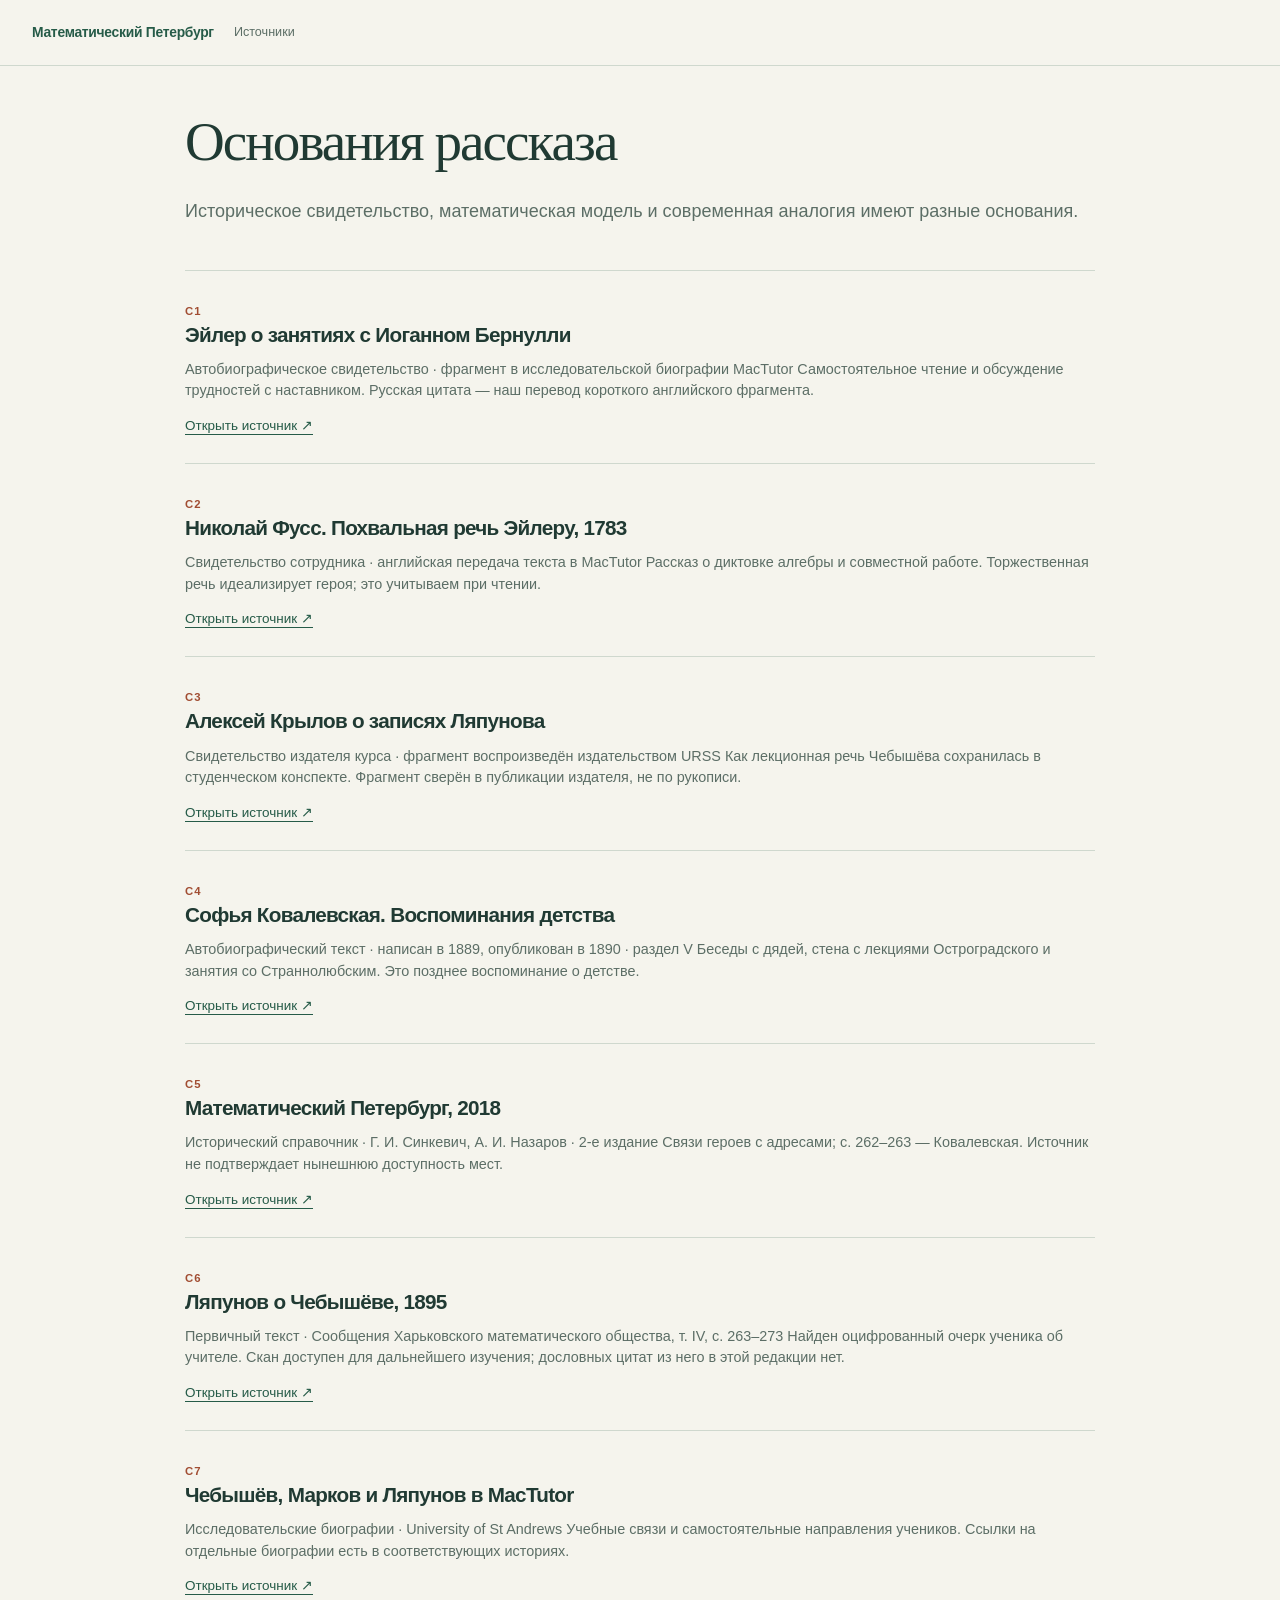
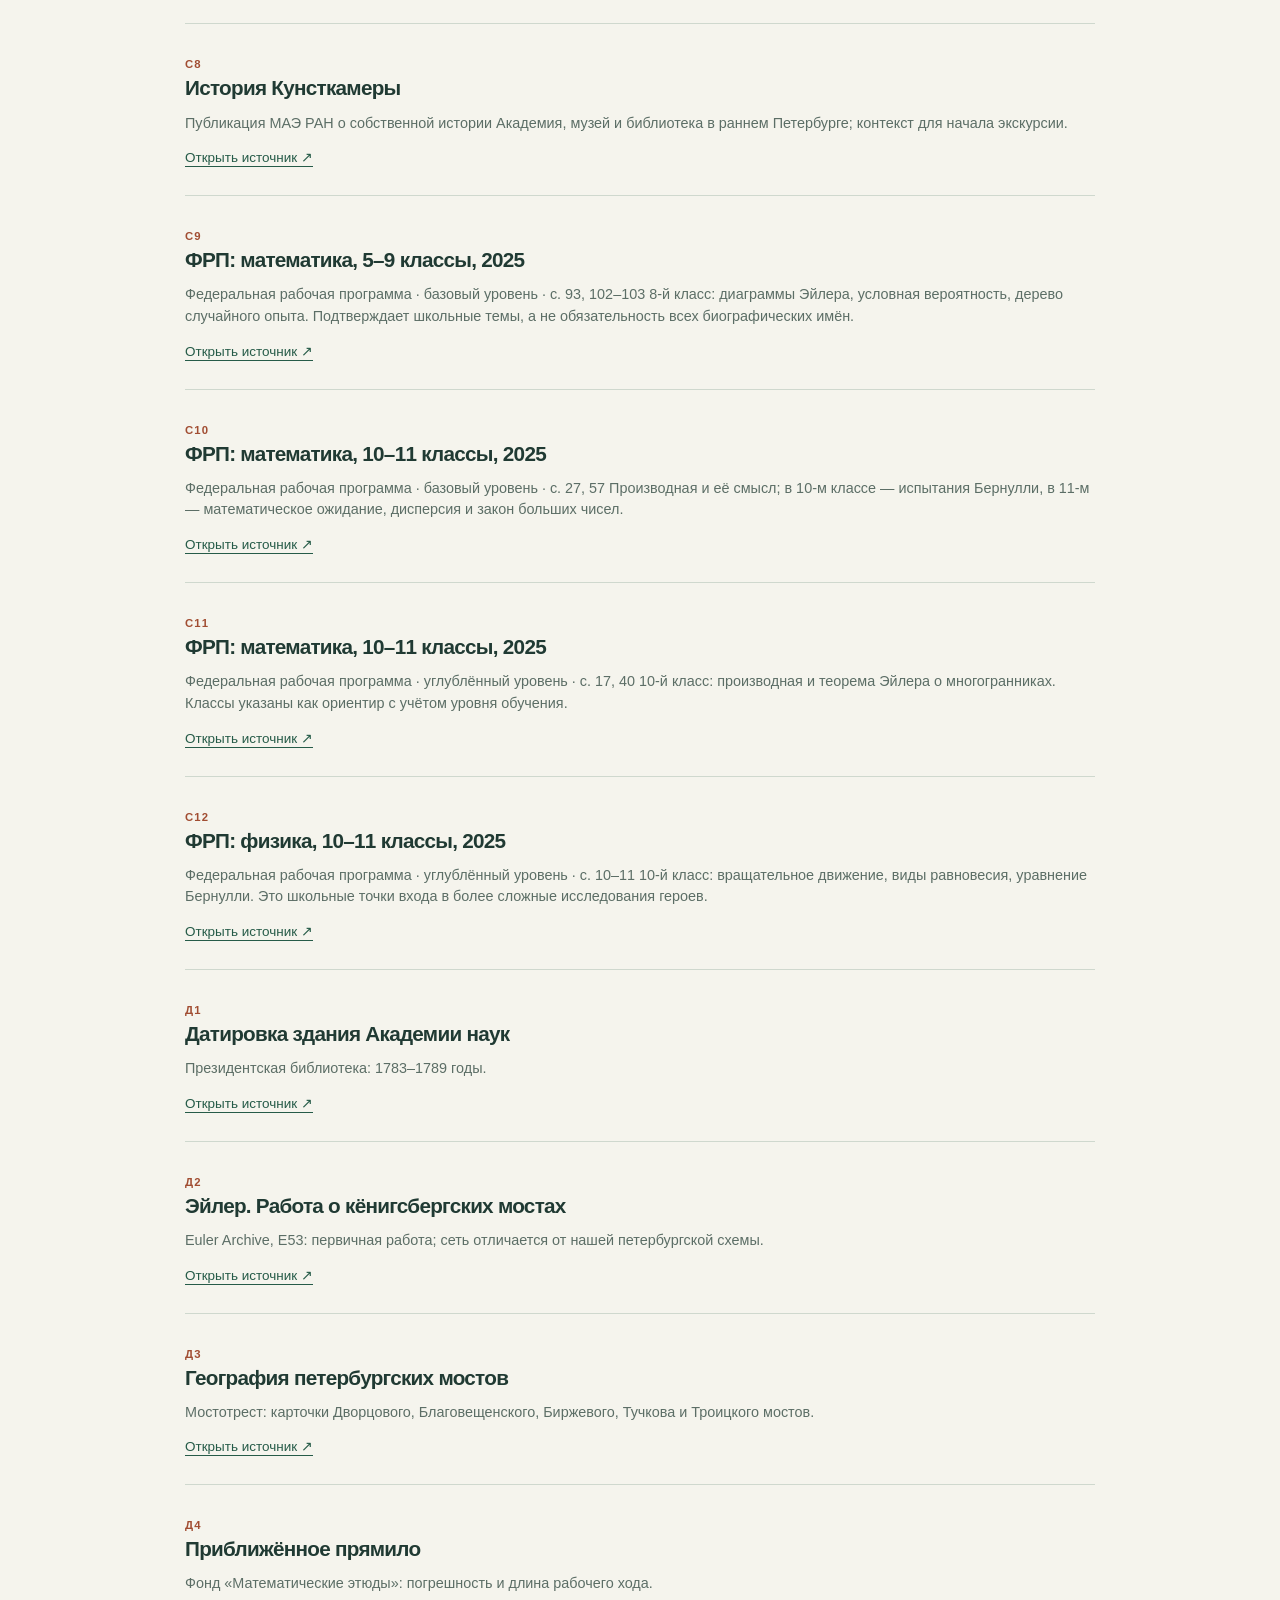
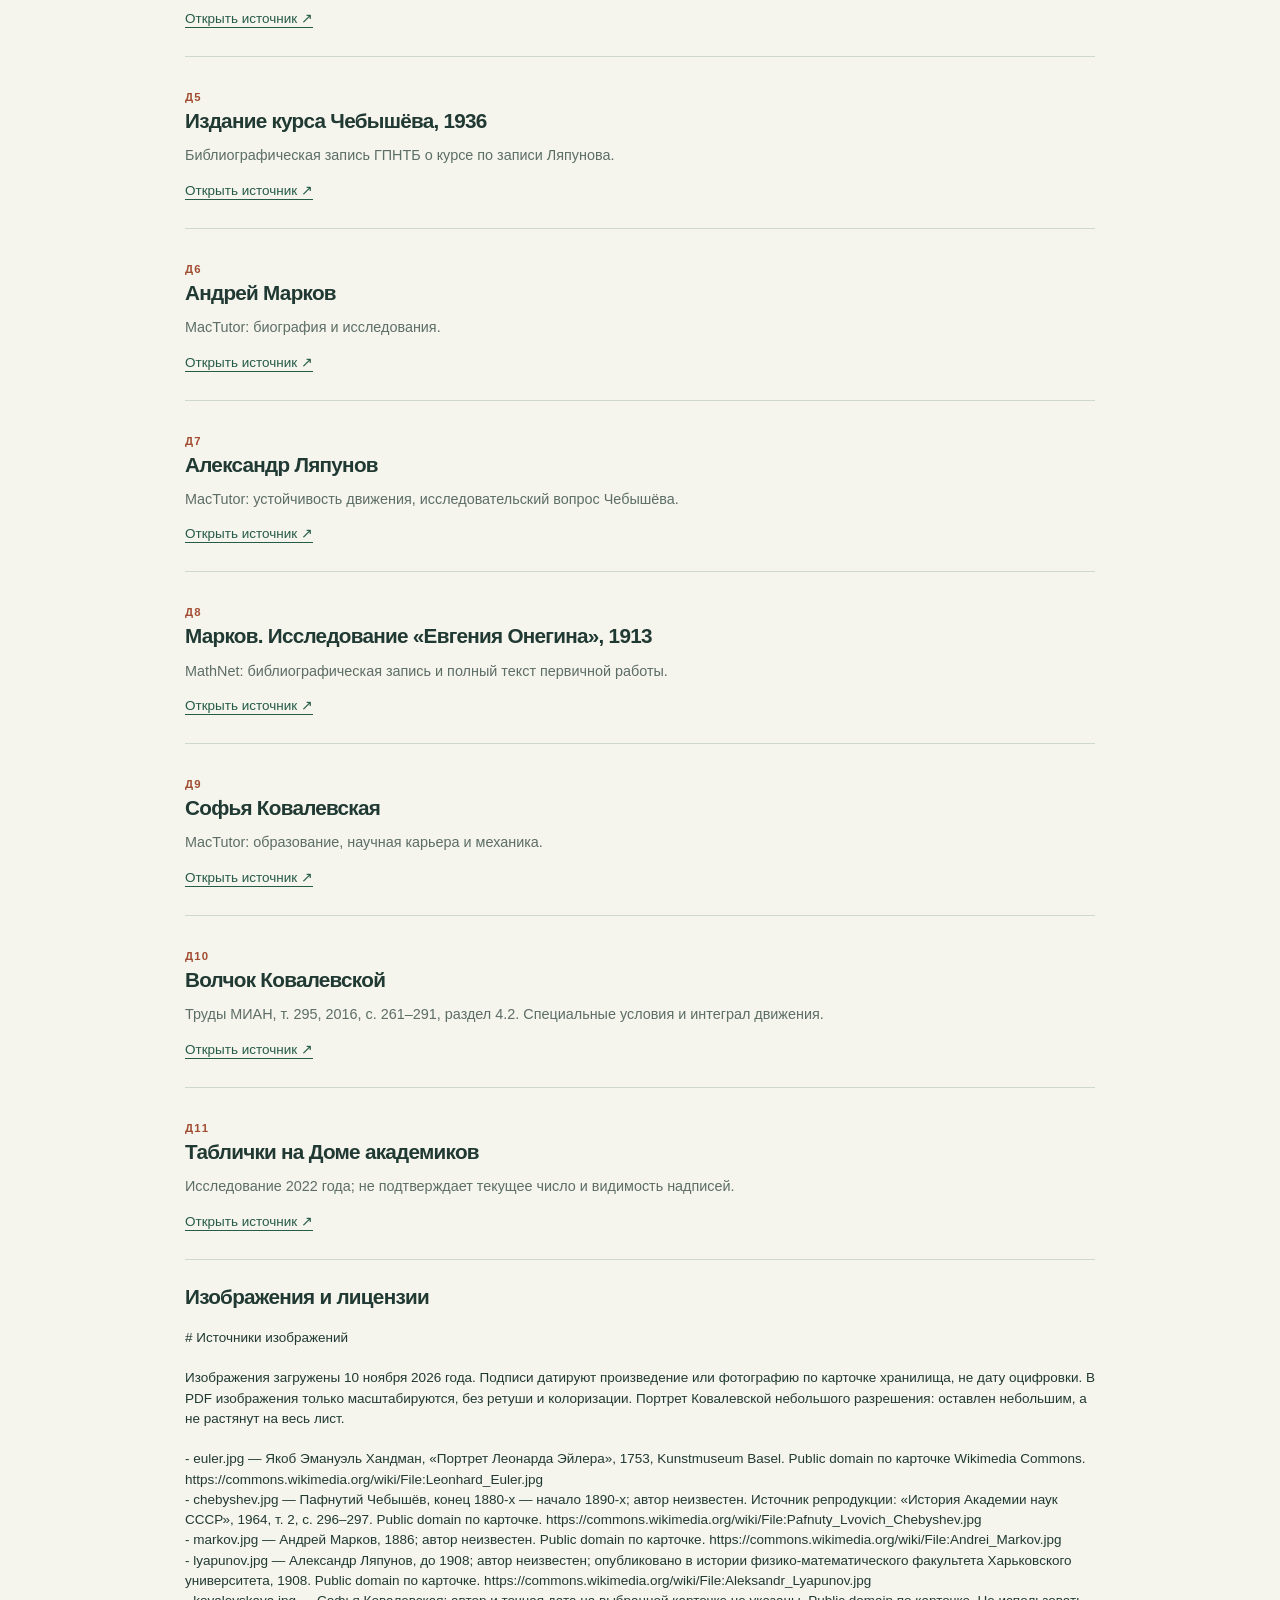
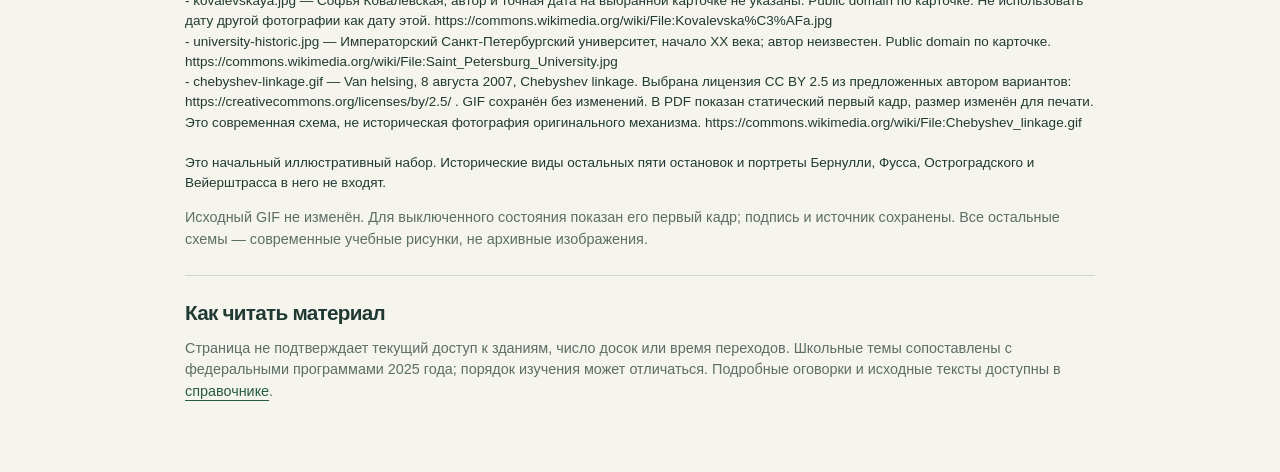
<file: docs/sources/index.html>
<!doctype html><html lang="ru"><head><meta charset="utf-8"><meta name="viewport" content="width=device-width,initial-scale=1"><meta name="description" content="Математический Петербург: иллюстрации и научные истории"><title>Источники · Математический Петербург</title><link rel="stylesheet" href="../style.css"></head><body class=""><header class="site-top"><a class="brand" href="../participants/index.html">Математический Петербург</a><span>Источники</span></header><main class="source-main"><h1>Основания рассказа</h1><p class="lead">Историческое свидетельство, математическая модель и современная аналогия имеют разные основания.</p><article id="С1"><span class="eyebrow">С1</span><h2>Эйлер о занятиях с Иоганном Бернулли</h2><p>Автобиографическое свидетельство · фрагмент в исследовательской биографии MacTutor Самостоятельное чтение и обсуждение трудностей с наставником. Русская цитата — наш перевод короткого английского фрагмента.</p><a href="https://mathshistory.st-andrews.ac.uk/Biographies/Euler/" target="_blank" rel="noopener noreferrer">Открыть источник ↗</a></article><article id="С2"><span class="eyebrow">С2</span><h2>Николай Фусс. Похвальная речь Эйлеру, 1783</h2><p>Свидетельство сотрудника · английская передача текста в MacTutor Рассказ о диктовке алгебры и совместной работе. Торжественная речь идеализирует героя; это учитываем при чтении.</p><a href="https://mathshistory.st-andrews.ac.uk/Extras/Euler_Fuss_Eulogy/" target="_blank" rel="noopener noreferrer">Открыть источник ↗</a></article><article id="С3"><span class="eyebrow">С3</span><h2>Алексей Крылов о записях Ляпунова</h2><p>Свидетельство издателя курса · фрагмент воспроизведён издательством URSS Как лекционная речь Чебышёва сохранилась в студенческом конспекте. Фрагмент сверён в публикации издателя, не по рукописи.</p><a href="https://urss.ru/cgi-bin/db.pl?blang=ru&amp;id=273487&amp;lang=Ru&amp;page=Book" target="_blank" rel="noopener noreferrer">Открыть источник ↗</a></article><article id="С4"><span class="eyebrow">С4</span><h2>Софья Ковалевская. Воспоминания детства</h2><p>Автобиографический текст · написан в 1889, опубликован в 1890 · раздел V Беседы с дядей, стена с лекциями Остроградского и занятия со Страннолюбским. Это позднее воспоминание о детстве.</p><a href="https://ru.wikisource.org/wiki/Воспоминания_детства_(Ковалевская)#V._Дядя_Петр_Васильевич_Корвин-Круковский" target="_blank" rel="noopener noreferrer">Открыть источник ↗</a></article><article id="С5"><span class="eyebrow">С5</span><h2>Математический Петербург, 2018</h2><p>Исторический справочник · Г. И. Синкевич, А. И. Назаров · 2-е издание Связи героев с адресами; с. 262–263 — Ковалевская. Источник не подтверждает нынешнюю доступность мест.</p><a href="https://www.spbgasu.ru/upload/medialibrary/1bf/2jxtm6utjy5ze7vaft3o1dw8uoxe8ku9/Математический%20Петербург%20(история,%20наука,%20достопримечательности).pdf" target="_blank" rel="noopener noreferrer">Открыть источник ↗</a></article><article id="С6"><span class="eyebrow">С6</span><h2>Ляпунов о Чебышёве, 1895</h2><p>Первичный текст · Сообщения Харьковского математического общества, т. IV, с. 263–273 Найден оцифрованный очерк ученика об учителе. Скан доступен для дальнейшего изучения; дословных цитат из него в этой редакции нет.</p><a href="https://ekhnuir.karazin.ua/items/7e8dc5d3-b665-4055-a87b-0dbf84877bf0" target="_blank" rel="noopener noreferrer">Открыть источник ↗</a></article><article id="С7"><span class="eyebrow">С7</span><h2>Чебышёв, Марков и Ляпунов в MacTutor</h2><p>Исследовательские биографии · University of St Andrews Учебные связи и самостоятельные направления учеников. Ссылки на отдельные биографии есть в соответствующих историях.</p><a href="https://mathshistory.st-andrews.ac.uk/Biographies/Chebyshev/" target="_blank" rel="noopener noreferrer">Открыть источник ↗</a></article><article id="С8"><span class="eyebrow">С8</span><h2>История Кунсткамеры</h2><p>Публикация МАЭ РАН о собственной истории Академия, музей и библиотека в раннем Петербурге; контекст для начала экскурсии.</p><a href="https://www.kunstkamera.ru/museums_structure/kunst_hist/" target="_blank" rel="noopener noreferrer">Открыть источник ↗</a></article><article id="С9"><span class="eyebrow">С9</span><h2>ФРП: математика, 5–9 классы, 2025</h2><p>Федеральная рабочая программа · базовый уровень · с. 93, 102–103 8-й класс: диаграммы Эйлера, условная вероятность, дерево случайного опыта. Подтверждает школьные темы, а не обязательность всех биографических имён.</p><a href="https://edsoo.ru/wp-content/uploads/2025/07/2025_ooo_frp_matematika-5-9_baza.pdf" target="_blank" rel="noopener noreferrer">Открыть источник ↗</a></article><article id="С10"><span class="eyebrow">С10</span><h2>ФРП: математика, 10–11 классы, 2025</h2><p>Федеральная рабочая программа · базовый уровень · с. 27, 57 Производная и её смысл; в 10-м классе — испытания Бернулли, в 11-м — математическое ожидание, дисперсия и закон больших чисел.</p><a href="https://edsoo.ru/wp-content/uploads/2025/07/2025_soo_frp_matematika_10_11_baz.pdf" target="_blank" rel="noopener noreferrer">Открыть источник ↗</a></article><article id="С11"><span class="eyebrow">С11</span><h2>ФРП: математика, 10–11 классы, 2025</h2><p>Федеральная рабочая программа · углублённый уровень · с. 17, 40 10-й класс: производная и теорема Эйлера о многогранниках. Классы указаны как ориентир с учётом уровня обучения.</p><a href="https://edsoo.ru/wp-content/uploads/2025/06/25_frp_matematika_10_11_klassy_ugl_26062025_itog_na_sajt.pdf" target="_blank" rel="noopener noreferrer">Открыть источник ↗</a></article><article id="С12"><span class="eyebrow">С12</span><h2>ФРП: физика, 10–11 классы, 2025</h2><p>Федеральная рабочая программа · углублённый уровень · с. 10–11 10-й класс: вращательное движение, виды равновесия, уравнение Бернулли. Это школьные точки входа в более сложные исследования героев.</p><a href="https://edsoo.ru/wp-content/uploads/2025/07/2025_soo_frp_fizika_10_11_ugl.pdf" target="_blank" rel="noopener noreferrer">Открыть источник ↗</a></article><article id="Д1"><span class="eyebrow">Д1</span><h2>Датировка здания Академии наук</h2><p>Президентская библиотека: 1783–1789 годы.</p><a href="https://www.prlib.ru/section/1320220" target="_blank" rel="noopener noreferrer">Открыть источник ↗</a></article><article id="Д2"><span class="eyebrow">Д2</span><h2>Эйлер. Работа о кёнигсбергских мостах</h2><p>Euler Archive, E53: первичная работа; сеть отличается от нашей петербургской схемы.</p><a href="https://scholarlycommons.pacific.edu/euler-works/53/" target="_blank" rel="noopener noreferrer">Открыть источник ↗</a></article><article id="Д3"><span class="eyebrow">Д3</span><h2>География петербургских мостов</h2><p>Мостотрест: карточки Дворцового, Благовещенского, Биржевого, Тучкова и Троицкого мостов.</p><a href="https://mostotrest-spb.krti.gov.spb.ru/bridges/" target="_blank" rel="noopener noreferrer">Открыть источник ↗</a></article><article id="Д4"><span class="eyebrow">Д4</span><h2>Приближённое прямило</h2><p>Фонд «Математические этюды»: погрешность и длина рабочего хода.</p><a href="https://tcheb.ru/straight-line-approximator/" target="_blank" rel="noopener noreferrer">Открыть источник ↗</a></article><article id="Д5"><span class="eyebrow">Д5</span><h2>Издание курса Чебышёва, 1936</h2><p>Библиографическая запись ГПНТБ о курсе по записи Ляпунова.</p><a href="https://cat.gpntb.ru/?id=EC%2FShowFull&amp;irbDb=KATBW&amp;mfn=715102" target="_blank" rel="noopener noreferrer">Открыть источник ↗</a></article><article id="Д6"><span class="eyebrow">Д6</span><h2>Андрей Марков</h2><p>MacTutor: биография и исследования.</p><a href="https://mathshistory.st-andrews.ac.uk/Biographies/Markov/" target="_blank" rel="noopener noreferrer">Открыть источник ↗</a></article><article id="Д7"><span class="eyebrow">Д7</span><h2>Александр Ляпунов</h2><p>MacTutor: устойчивость движения, исследовательский вопрос Чебышёва.</p><a href="https://mathshistory.st-andrews.ac.uk/Biographies/Lyapunov/" target="_blank" rel="noopener noreferrer">Открыть источник ↗</a></article><article id="Д8"><span class="eyebrow">Д8</span><h2>Марков. Исследование «Евгения Онегина», 1913</h2><p>MathNet: библиографическая запись и полный текст первичной работы.</p><a href="https://www.mathnet.ru/rus/im6612" target="_blank" rel="noopener noreferrer">Открыть источник ↗</a></article><article id="Д9"><span class="eyebrow">Д9</span><h2>Софья Ковалевская</h2><p>MacTutor: образование, научная карьера и механика.</p><a href="https://mathshistory.st-andrews.ac.uk/Biographies/Kovalevskaya/" target="_blank" rel="noopener noreferrer">Открыть источник ↗</a></article><article id="Д10"><span class="eyebrow">Д10</span><h2>Волчок Ковалевской</h2><p>Труды МИАН, т. 295, 2016, с. 261–291, раздел 4.2. Специальные условия и интеграл движения.</p><a href="https://www.mathnet.ru/links/4ca9f8c82ea65ab8d691656cbd52831b/tm3761.pdf" target="_blank" rel="noopener noreferrer">Открыть источник ↗</a></article><article id="Д11"><span class="eyebrow">Д11</span><h2>Таблички на Доме академиков</h2><p>Исследование 2022 года; не подтверждает текущее число и видимость надписей.</p><a href="https://mgpu-media.ru/issues/issue-43/istoricheskie-nauki/identichnost-v-kommemorativnom-formate-tablichki-na-dome-akademikov-v-sankt-peterburge.html" target="_blank" rel="noopener noreferrer">Открыть источник ↗</a></article><section id="images"><h2>Изображения и лицензии</h2><pre># Источники изображений

Изображения загружены 10 ноября 2026 года. Подписи датируют произведение или фотографию по карточке хранилища, не дату оцифровки. В PDF изображения только масштабируются, без ретуши и колоризации. Портрет Ковалевской небольшого разрешения: оставлен небольшим, а не растянут на весь лист.

- euler.jpg — Якоб Эмануэль Хандман, «Портрет Леонарда Эйлера», 1753, Kunstmuseum Basel. Public domain по карточке Wikimedia Commons. https://commons.wikimedia.org/wiki/File:Leonhard_Euler.jpg
- chebyshev.jpg — Пафнутий Чебышёв, конец 1880-х — начало 1890-х; автор неизвестен. Источник репродукции: «История Академии наук СССР», 1964, т. 2, с. 296–297. Public domain по карточке. https://commons.wikimedia.org/wiki/File:Pafnuty_Lvovich_Chebyshev.jpg
- markov.jpg — Андрей Марков, 1886; автор неизвестен. Public domain по карточке. https://commons.wikimedia.org/wiki/File:Andrei_Markov.jpg
- lyapunov.jpg — Александр Ляпунов, до 1908; автор неизвестен; опубликовано в истории физико-математического факультета Харьковского университета, 1908. Public domain по карточке. https://commons.wikimedia.org/wiki/File:Aleksandr_Lyapunov.jpg
- kovalevskaya.jpg — Софья Ковалевская; автор и точная дата на выбранной карточке не указаны. Public domain по карточке. Не использовать дату другой фотографии как дату этой. https://commons.wikimedia.org/wiki/File:Kovalevska%C3%AFa.jpg
- university-historic.jpg — Императорский Санкт-Петербургский университет, начало XX века; автор неизвестен. Public domain по карточке. https://commons.wikimedia.org/wiki/File:Saint_Petersburg_University.jpg
- chebyshev-linkage.gif — Van helsing, 8 августа 2007, Chebyshev linkage. Выбрана лицензия CC BY 2.5 из предложенных автором вариантов: https://creativecommons.org/licenses/by/2.5/ . GIF сохранён без изменений. В PDF показан статический первый кадр, размер изменён для печати. Это современная схема, не историческая фотография оригинального механизма. https://commons.wikimedia.org/wiki/File:Chebyshev_linkage.gif

Это начальный иллюстративный набор. Исторические виды остальных пяти остановок и портреты Бернулли, Фусса, Остроградского и Вейерштрасса в него не входят.
</pre><p>Исходный GIF не изменён. Для выключенного состояния показан его первый кадр; подпись и источник сохранены. Все остальные схемы — современные учебные рисунки, не архивные изображения.</p></section><section><h2>Как читать материал</h2><p>Страница не подтверждает текущий доступ к зданиям, число досок или время переходов. Школьные темы сопоставлены с федеральными программами 2025 года; порядок изучения может отличаться. Подробные оговорки и исходные тексты доступны в <a href="../reference/index.html">справочнике</a>.</p></section></main></body></html>
</file>
<file: docs/style.css>
:root{font-family:-apple-system,BlinkMacSystemFont,"Segoe UI",Arial,sans-serif;color:#203a33;background:#f5f4ed;font-size:18px;line-height:1.5;--ink:#203a33;--muted:#5c6e66;--green:#265b48;--line:#cfd8ce;--rust:#a14d32;--paper:#f5f4ed;--surface:#fff;--soft:#e5ece1;--blue:#266b82;scroll-padding-top:25px}
*{box-sizing:border-box}body{margin:0}h1,h2,h3,p,figure,blockquote{margin:0}h1,h2{letter-spacing:-.035em;line-height:1.12}h1{font-family:Georgia,"Times New Roman",serif;font-size:clamp(2rem,4.3vw,3.9rem);font-weight:400}h2{font-size:clamp(1.05rem,2vw,1.7rem);font-weight:550}h3{font-size:1rem}p+p{margin-top:.6em}button,input,select{font:inherit}button,select{font-size:.77rem;border:1px solid var(--line);background:var(--surface);color:var(--ink);border-radius:8px;padding:9px 14px}button{cursor:pointer}button:hover,select:hover{background:var(--soft)}button:disabled{opacity:.45;cursor:default}button[aria-pressed=true]{background:var(--green);color:#fff}input[type=range]{accent-color:var(--green);width:100%;max-width:500px;min-height:30px}a{color:var(--green);text-underline-offset:4px}a:hover{color:var(--rust)}:focus-visible{outline:3px solid var(--rust);outline-offset:4px}[hidden]{display:none!important}button,input,select,summary,a{touch-action:manipulation}.skip{position:absolute;top:-80px;left:15px;background:white;padding:10px;z-index:9}.skip:focus{top:10px}.eyebrow{text-transform:uppercase;letter-spacing:.1em;font-size:.63rem;color:var(--rust);font-weight:650;margin-bottom:14px}.brand{text-decoration:none;font-size:.77rem;font-weight:650;letter-spacing:-.02em}.show-top,.site-top{display:flex;align-items:center;gap:20px;padding:14px 32px;border-bottom:1px solid var(--line);min-height:66px}.show-top>span,.site-top>span{color:var(--muted);font-size:.7rem}.show-top>div,.site-top nav{margin-left:auto;display:flex;gap:8px;align-items:center}.show-top button{font-size:.65rem;padding:6px 10px}.screen{max-width:1370px;margin:auto;padding:27px 40px 20px;min-height:calc(100svh - 134px);display:flex;flex-direction:column}.screen-heading{margin-bottom:20px}.visual{flex:1;display:flex;flex-direction:column;justify-content:center;gap:18px;min-width:0}.screen-footer{margin-top:22px;border-top:1px solid var(--line);padding-top:14px;display:flex;justify-content:space-between;align-items:flex-start;gap:25px}.screen-footer>p{max-width:920px;font-size:.89rem;font-weight:550}.screen-footer>span{flex-shrink:0;font-size:.6rem;color:var(--muted);padding-top:5px}.show-nav{min-height:68px;display:flex;justify-content:space-between;align-items:center;padding:12px 32px;background:var(--paper);border-top:1px solid var(--line);position:sticky;bottom:0;z-index:3}.show-nav button{min-width:125px}.show-nav>span{font-size:.75rem;font-variant-numeric:tabular-nums;color:var(--muted)}.large-question{font-family:Georgia,"Times New Roman",serif;font-size:clamp(1.2rem,2.8vw,2rem);line-height:1.25}.model-note,figcaption{font-size:.65rem;color:var(--muted);line-height:1.55;max-width:1050px}.application{font-size:.83rem;color:var(--green);padding-top:10px;border-top:1px solid var(--line)}.portrait-line{display:grid;grid-template-columns:repeat(5,minmax(0,1fr));gap:22px}.portrait-line figure{min-width:0}.portrait{max-width:100%;height:245px;object-fit:contain;object-position:center bottom;filter:grayscale(1)}.portrait-line .portrait{display:block;width:100%;height:clamp(160px,22vw,290px);background:var(--soft);object-fit:cover;object-position:center top;border-radius:5px}.portrait-line figcaption{font-size:.74rem;font-weight:600;color:var(--ink);margin-top:13px}.portrait-line figcaption span{display:block;color:var(--muted);font-size:.65rem;font-weight:400;margin-top:3px}.route-cards{display:grid;grid-template-columns:repeat(3,minmax(0,1fr));gap:20px}.route-cards article{padding:24px;background:var(--soft);border-radius:8px}.big-number{font-family:Georgia,serif;font-size:3rem;color:var(--rust);display:block;margin-bottom:20px;line-height:1}.route-cards h2{margin-bottom:14px}.route-cards p{font-size:.72rem;color:var(--muted)}.route-cards strong{font-weight:500;font-size:.8rem;display:block;margin-top:24px}.date-cards{display:grid;grid-template-columns:1fr 1fr 1.3fr;gap:24px;padding:20px 0}.date-cards article{border-top:2px solid var(--green);padding-top:20px}.date-cards strong{font-family:Georgia,serif;font-weight:400;font-size:clamp(2rem,5.3vw,4.5rem);line-height:1;letter-spacing:-.06em}.date-cards p{font-size:.85rem;color:var(--muted);margin-top:18px}.challenge{font-size:clamp(1rem,2vw,1.45rem);font-family:Georgia,serif;line-height:1.35}.reveal-button{align-self:flex-start;font-size:.73rem;border-color:var(--green);color:var(--green)}.answer{background:var(--soft);border-left:3px solid var(--green);padding:15px 20px;font-size:.85rem;max-width:1000px}.split{display:grid;grid-template-columns:250px minmax(0,1fr);gap:45px;align-items:center}.split>.portrait,.split>div>.portrait{width:100%;height:310px}.steps{display:flex;flex-direction:column;gap:22px}.steps>div{padding-left:20px;border-left:2px solid var(--line)}.steps span{font-size:.69rem;color:var(--rust);display:block;margin-bottom:5px}.steps h2{font-size:1.4rem}.split blockquote{font-family:Georgia,serif;font-size:1.35rem;margin:25px 0 12px;line-height:1.4}.process{display:flex;align-items:center;justify-content:space-between;gap:16px;margin:15px 0 25px}.process>div{flex:1;border-top:3px solid var(--green);padding:23px;background:var(--soft)}.process>div>span{font-family:Georgia,serif;font-size:2.5rem}.process p{font-size:.8rem;color:var(--muted);margin-top:8px}.process b{font-weight:400;color:var(--muted)}.diagram{display:block;width:100%;max-height:360px;overflow:visible;color:var(--green)}.diagram text{fill:var(--ink);font-family:inherit;font-size:21px}.drawing{max-height:240px}.drawing rect,.drawing circle,.drawing path{fill:none;stroke:var(--green);stroke-width:3}.controls{display:flex;gap:10px;align-items:center;flex-wrap:wrap;font-size:.72rem}.controls label{display:flex;gap:12px;align-items:center}.controls select{max-width:270px}.network{max-height:310px}.edge{cursor:pointer}.edge-hit{fill:none;stroke:transparent;stroke-width:28}.edge-line{fill:none;stroke:var(--green);stroke-width:5}.edge text{font-size:20px;paint-order:stroke;stroke:var(--paper);stroke-width:8px;stroke-linejoin:round;pointer-events:none}.edge.used .edge-line{stroke:#8d9b94;stroke-width:4;stroke-dasharray:8 8}.edge:focus .edge-line,.edge:hover .edge-line{stroke:var(--rust)}.node circle{fill:var(--soft);stroke:var(--line);stroke-width:2}.node.current circle{fill:var(--green);stroke:var(--green)}.node.current .node-letter{fill:#fff}.node .node-letter{font-size:30px;font-weight:600}.node .node-label{font-size:20px}.bridge-buttons{display:flex;flex-wrap:wrap;gap:8px}.bridge-buttons button{font-size:.65rem;padding:6px 10px}.walk-status{font-size:.8rem;min-height:1.4em}.mechanism-layout{grid-template-columns:1.1fr 1fr}.mechanism-layout>div:first-child{display:flex;flex-direction:column;align-items:flex-start;gap:15px}.mechanism-layout img{display:block;width:100%;height:300px;object-fit:contain;background:#fff;border-radius:8px}.huge-word{font-family:Georgia,serif;font-size:4.3rem;line-height:1.2;letter-spacing:-.05em;color:var(--rust)}.mechanism-prompt h2{font-size:1.5rem}.mechanism-prompt ul{padding-left:1.2em;font-size:.9rem;line-height:1.8}.lecture-layout{grid-template-columns:1.15fr 1fr}.historic{width:100%;height:250px;object-fit:cover;filter:grayscale(1);border-radius:5px}.lecture-layout figcaption{margin-top:9px}.visual>blockquote{font-family:Georgia,serif;font-size:1.5rem;line-height:1.4}.teacher{display:flex;gap:22px;align-items:center;max-width:500px;margin:0 auto 20px}.teacher .portrait{width:100px;height:125px}.teacher p{font-size:.78rem;color:var(--muted);margin-top:12px}.branches{display:grid;grid-template-columns:1fr 1fr;gap:40px;border-top:2px solid var(--line);padding-top:22px}.branches article{display:flex;gap:25px;align-items:center;background:var(--soft);padding:20px;border-radius:8px}.branches .portrait{width:110px;height:150px}.branches article span{font-size:.65rem;color:var(--muted)}.branches p{font-size:.8rem;margin-top:12px}.forecast-layout{display:grid;grid-template-columns:1fr 1fr;gap:55px}.range-group{display:flex;flex-direction:column;gap:12px}.range-group label{font-size:.83rem}.range-group output{font-weight:650;color:var(--rust)}.prob-tree{margin:22px 0}.prob-tree>span{display:block;text-align:center;font-size:.8rem}.prob-tree>div{display:flex;align-items:center;gap:15px;justify-content:center;border-top:1px solid var(--line);padding-top:18px;margin-top:12px}.prob-tree article{padding:15px 25px;background:var(--soft);font-size:.85rem;text-align:center}.prob-tree strong{display:block;font-family:Georgia,serif;font-size:1.7rem;font-weight:400}.prob-tree b{font-weight:400}.result>span{font-size:.8rem}.result>strong{display:block;font-family:Georgia,serif;font-weight:400;font-size:4.4rem;letter-spacing:-.05em;line-height:1.1;margin:10px 0}.prob-track{height:10px;background:var(--soft);border-radius:5px;overflow:hidden}.prob-track>div{height:100%;width:70%;background:var(--green)}.routes-result{display:grid;grid-template-columns:1fr 1fr;gap:18px;margin-top:24px}.routes-result article{border-top:1px solid var(--line);padding-top:15px}.routes-result h2{font-size:1rem;margin-bottom:13px}.routes-result p{font-size:.76rem;color:var(--muted)}.routes-result strong{color:var(--ink);font-variant-numeric:tabular-nums;display:block;font-size:.95rem}.onegin-layout{display:grid;grid-template-columns:1.2fr 1fr;gap:50px}.onegin-layout blockquote{font-family:Georgia,serif;font-size:clamp(1.2rem,2.4vw,2rem);line-height:1.65}.onegin-layout button{margin-top:20px}.onegin-layout .model-note{margin-top:16px}.text-classified .vowel{color:var(--rust);text-decoration:underline;text-underline-offset:5px}.text-results{padding:25px;background:var(--soft);border-radius:8px;align-self:center}.text-results h2{font-size:1.2rem;margin-bottom:20px}.text-results p{font-size:.82rem}.text-results strong{display:block;font-family:Georgia,serif;font-size:1.9rem;font-weight:400;margin-top:5px}.legend{font-size:.63rem!important;color:var(--muted);margin-top:20px}.stability-grid{display:grid;grid-template-columns:repeat(3,1fr);gap:25px}.stability-grid article{padding:22px 12px;background:var(--soft);border-radius:8px;text-align:center}.stability-grid h2{font-size:1.15rem;margin-bottom:20px}.stability-grid .surface{fill:none;stroke:var(--green);stroke-width:3}.stability-ball{fill:var(--rust)}.reaction path{fill:none;stroke:var(--rust);stroke-width:3}.stability-grid .reaction text{font-size:12px}.understanding-layout{grid-template-columns:200px 1fr;gap:50px}.understanding-layout .portrait{height:230px;width:150px}.understanding-layout label{font-size:.76rem}.understanding-layout>.model-note{max-width:220px}.understanding-layout .diagram{max-height:280px}.plot-axis{stroke:var(--muted);stroke-width:1.5}.plot-curve{stroke:var(--green);stroke-width:3;fill:none}.plot-tangent{stroke:var(--rust);stroke-width:2;stroke-dasharray:7 5}.plot-dot{fill:var(--rust)}.plot-tick{font-size:14px!important}.formula{font-family:Georgia,serif;font-size:1.5rem;margin-top:15px}.formula span{padding:0 15px;color:var(--muted)}.rotation-layout{display:grid;grid-template-columns:1.45fr 1fr;gap:20px;align-items:center}.rotation-layout .diagram{max-height:380px}.top-axis{stroke:var(--rust);stroke-width:3;fill:none;stroke-dasharray:8 5}.top-body{fill:#d4dfd0;stroke:var(--green);stroke-width:3}.pivot{fill:var(--rust)}.annotation-line{stroke:var(--muted);stroke-width:1;fill:none}.spin-arrow{stroke:var(--green);stroke-width:3;fill:none}.data-card{background:var(--soft);padding:25px;border-radius:8px}.data-card h2{font-size:1.5rem;margin:12px 0}.data-card>p{font-size:.85rem;margin:15px 0}.data-card .answer{background:var(--paper);font-size:.76rem;margin-top:15px}.house-grid{display:grid;grid-template-columns:repeat(4,minmax(0,1fr));gap:16px}.house-grid article{border-top:3px solid var(--green);background:var(--soft);padding:22px 18px}.house-grid span{font-family:Georgia,serif;font-size:1.45rem;letter-spacing:-.04em}.house-grid p{font-size:.75rem;color:var(--muted);margin-top:17px}.date-meaning{display:flex;gap:40px;justify-content:center;align-items:center;margin:20px 0}.date-meaning>span{font-size:3rem;font-family:Georgia,serif;color:var(--rust)}.date-meaning p{font-size:.8rem;color:var(--muted);margin-top:12px}.final-grid{display:grid;grid-template-columns:repeat(5,minmax(0,1fr));gap:20px}.final-grid article{padding-top:15px;border-top:2px solid var(--green)}.final-grid span{font-family:Georgia,serif;font-size:2.4rem;color:var(--rust)}.final-grid h2{font-size:1.2rem;margin:20px 0 13px}.final-grid p{font-size:.8rem;color:var(--muted)}dialog{max-width:760px;max-height:90svh;width:calc(100% - 32px);border:1px solid var(--line);background:var(--paper);color:var(--ink);border-radius:12px;padding:25px}dialog::backdrop{background:#203a3380}.dialog-head{display:flex;justify-content:space-between;gap:20px;align-items:center}.dialog-head h2{font-family:Georgia,serif;font-size:1.8rem}dialog ol{list-style:none;padding:0;margin:22px 0}dialog li+li{border-top:1px solid var(--line)}dialog li a{display:flex;gap:15px;font-size:.83rem;text-decoration:none;padding:10px 0}dialog li span{color:var(--rust);font-variant-numeric:tabular-nums}dialog>a{font-size:.78rem}.no-js{padding:25px}.site-top nav a{font-size:.72rem;margin-right:16px}.guide-main{max-width:1050px;margin:0 auto;padding:0 30px}.guide-hero{padding:60px 0 40px}.guide-hero h1{font-size:clamp(2.5rem,5vw,4rem);margin-bottom:25px}.guide-hero>p:not(.eyebrow){font-size:1.05rem;color:var(--muted);max-width:670px}.primary-link{display:inline-block;background:var(--green);color:white;text-decoration:none;padding:13px 18px;border-radius:7px;font-size:.83rem;margin-top:25px}.primary-link:hover{color:#fff;background:#183f30}.text-link{display:inline-block;font-size:.76rem;margin-left:20px}.guide-intro{border-top:1px solid var(--line);padding:30px 0}.guide-intro>h2{font-family:Georgia,serif;font-size:2rem;margin-bottom:22px}.guide-intro .route-cards article{padding:20px}.guide-intro .route-cards b{font-size:.65rem;color:var(--rust)}.guide-intro .route-cards h3{margin:13px 0}.limit{font-size:.75rem;color:var(--muted);border-left:3px solid var(--rust);padding-left:15px;margin:20px 0}details{border-top:1px solid var(--line);margin-top:22px}summary{font-size:.78rem;color:var(--green);cursor:pointer;padding:14px 0;font-weight:550}details>p{font-size:.85rem;margin:12px 0}.guide-toc{columns:2;column-gap:25px;margin:20px 0 45px;padding-top:10px}.guide-toc a{display:block;font-size:.72rem;padding:7px 0;text-decoration:none;break-inside:avoid}.guide-card{scroll-margin-top:25px;background:white;border:1px solid var(--line);border-radius:10px;padding:30px;margin:25px 0}.guide-card header{position:relative;padding-right:200px}.guide-card h2{font-family:Georgia,serif;font-size:1.8rem}.show-link{font-size:.7rem;position:absolute;right:0;top:7px}.guide-goal{font-size:.83rem;color:var(--muted);margin:20px 0}.guide-card dl{display:grid;grid-template-columns:150px minmax(0,1fr);gap:16px 20px;margin:24px 0 0;font-size:.84rem}.guide-card dt{font-size:.67rem;text-transform:uppercase;letter-spacing:.05em;color:var(--muted);padding-top:3px}.guide-card dd{margin:0}.guide-question{font-weight:600;color:var(--green)}.source-line{font-size:.7rem!important}.site-footer{border-top:1px solid var(--line);margin-top:50px;padding:25px 0 40px;font-size:.7rem;color:var(--muted)}.site-footer p{margin-top:15px}.source-main{max-width:960px;margin:45px auto;padding:0 25px}.source-main>h1{margin-bottom:25px}.source-main .lead{color:var(--muted);font-size:1rem;margin-bottom:45px}.source-main article,.source-main section{scroll-margin-top:20px;border-top:1px solid var(--line);padding:25px 0}.source-main h2{font-size:1.15rem;margin-bottom:13px}.source-main article p,.source-main section p{font-size:.8rem;color:var(--muted)}.source-main article a{display:inline-block;font-size:.75rem;margin-top:14px}.source-main pre{font:inherit;font-size:.75rem;white-space:pre-wrap;overflow-wrap:anywhere;margin-top:20px}
@media(min-width:1450px){.screen{padding-top:35px}.screen-heading{margin-bottom:35px}.network{max-height:380px}.portrait-line .portrait{height:320px}}
@media(max-width:1000px){:root{font-size:17px}.screen{padding:25px 28px 20px}.show-top{padding:14px 24px}.portrait-line{gap:15px}.portrait-line .portrait{height:180px}.split{gap:25px;grid-template-columns:200px minmax(0,1fr)}.forecast-layout{gap:30px}.house-grid{grid-template-columns:1fr 1fr}.route-cards article{padding:20px}.final-grid{gap:15px}.final-grid h2{font-size:1.05rem}.understanding-layout{grid-template-columns:160px 1fr}.lecture-layout{grid-template-columns:1.1fr 1fr}.mechanism-layout{grid-template-columns:1fr 1fr}.rotation-layout{grid-template-columns:1.3fr 1fr}.screen-footer{gap:15px}.screen-footer>span{max-width:135px;flex-shrink:1}}
@media(max-width:700px){:root{font-size:16px}.show-top,.site-top{padding:12px 18px;gap:10px;align-items:flex-start}.brand{font-size:.72rem;max-width:150px;line-height:1.3}.show-top>span{display:none}.show-top button{font-size:.6rem;padding:7px}.show-top>div{gap:5px}.screen{padding:24px 20px 18px;min-height:calc(100svh - 130px)}h1{font-size:2rem}.screen-heading{margin-bottom:25px}.eyebrow{font-size:.59rem;line-height:1.6}.visual{gap:20px}.portrait-line{grid-template-columns:repeat(3,minmax(0,1fr));gap:17px 13px}.portrait-line .portrait{height:145px}.portrait-line figcaption{font-size:.65rem;line-height:1.35;margin-top:9px}.portrait-line figcaption span{font-size:.6rem}.screen-footer{flex-direction:column;gap:10px;margin-top:28px}.screen-footer>p{font-size:.82rem}.screen-footer>span{max-width:none;font-size:.6rem}.show-nav{padding:10px 18px;min-height:64px}.show-nav button{min-width:95px;padding:8px 12px;font-size:.7rem}.show-nav>span{font-size:.68rem}.route-cards{grid-template-columns:1fr;gap:14px}.route-cards article{padding:20px}.big-number{font-size:2rem;margin-bottom:12px}.route-cards h2{font-size:1.25rem}.route-cards strong{margin-top:15px}.date-cards{grid-template-columns:1fr;gap:18px;padding:0}.date-cards article{display:flex;gap:20px;align-items:center;padding-top:14px}.date-cards strong{font-size:2.4rem;min-width:110px}.date-cards article:last-child{display:block}.date-cards p{font-size:.8rem;margin-top:0}.date-cards article:last-child p{margin-top:12px}.split{grid-template-columns:1fr;gap:23px}.split>div:first-child>.portrait{height:140px;width:112px;object-fit:cover;object-position:top;background:var(--soft);border-radius:4px}.split blockquote{font-size:1.2rem}.steps{gap:19px}.steps h2{font-size:1.25rem}.process{flex-direction:column;margin:0;gap:12px;align-items:stretch}.process>div{padding:15px 20px}.process>div>span{font-size:1.9rem}.process b{transform:rotate(90deg);text-align:center;line-height:1}.process p{font-size:.77rem;margin-top:5px}.network{width:100%;max-height:none;min-height:180px}.edge text{font-size:23px}.node .node-label{font-size:21px}.bridge-buttons{gap:7px}.bridge-buttons button{font-size:.6rem;padding:6px 8px}.controls{gap:8px}.controls label{width:100%;justify-content:space-between}.controls select{min-width:0;max-width:calc(100% - 65px);font-size:.73rem}.controls button{font-size:.66rem}.mechanism-layout img{height:260px}.huge-word{font-size:3rem}.mechanism-prompt h2{font-size:1.3rem}.mechanism-prompt ul{font-size:.87rem;margin-bottom:16px}.lecture-layout .historic{height:220px}.visual>blockquote{font-size:1.2rem}.branches{gap:16px;grid-template-columns:1fr}.branches article{gap:20px}.branches .portrait{height:125px;width:90px}.teacher{margin-bottom:0}.teacher .portrait{width:80px;height:100px}.forecast-layout{grid-template-columns:1fr;gap:30px}.result>strong{font-size:3.6rem}.routes-result{margin-top:20px}.range-group label{font-size:.79rem}.onegin-layout{grid-template-columns:1fr;gap:20px}.onegin-layout blockquote{font-size:1.3rem}.text-results{padding:20px}.stability-grid{grid-template-columns:1fr;gap:13px}.stability-grid article{display:grid;grid-template-columns:100px minmax(0,1fr);align-items:center;gap:12px;padding:13px}.stability-grid h2{font-size:1rem;margin:0;text-align:left}.stability-grid .diagram{width:100%;max-height:180px}.understanding-layout>div:first-child{display:flex;gap:20px;align-items:center}.understanding-layout>div:first-child .model-note{font-size:.65rem}.understanding-layout>.model-note{max-width:none}.formula{font-size:1.4rem}.formula span{padding:0 9px}.rotation-layout{grid-template-columns:1fr;gap:15px}.rotation-layout .diagram{max-height:240px}.rotation-layout .diagram text{font-size:23px}.data-card h2{font-size:1.5rem}.house-grid{gap:15px}.house-grid article{padding:20px 15px}.house-grid span{font-size:1.2rem}.house-grid p{font-size:.72rem}.date-meaning{gap:18px}.date-meaning h2{font-size:1.1rem}.date-meaning p{font-size:.75rem}.date-meaning>span{font-size:2rem}.final-grid{grid-template-columns:1fr;gap:16px}.final-grid article{display:grid;grid-template-columns:35px 1fr;gap:4px 15px;padding-top:14px}.final-grid span{grid-row:span 2;font-size:1.7rem}.final-grid h2{margin:0;font-size:1.2rem}.final-grid p{font-size:.78rem;margin-top:3px}.guide-main{padding:0 20px}.guide-hero{padding:40px 0 30px}.guide-hero h1{font-size:2.4rem}.guide-hero>p:not(.eyebrow){font-size:.95rem}.text-link{margin:20px 0 0;display:block}.site-top nav{gap:8px;flex-wrap:wrap;justify-content:flex-end}.site-top nav a{font-size:.62rem;margin:0}.site-top>span{font-size:.6rem}.site-top button{font-size:.65rem;padding:6px 8px}.guide-toc{columns:1;margin-bottom:30px}.guide-card{padding:21px;margin:20px 0}.guide-card header{padding-right:0}.guide-card h2{font-size:1.5rem}.show-link{position:static;display:inline-block;margin-top:15px}.guide-card dl{grid-template-columns:1fr;gap:7px}.guide-card dt:not(:first-child){margin-top:12px}.guide-card dd{font-size:.83rem}.guide-card .eyebrow{font-size:.56rem}dialog{padding:20px}dialog li a{font-size:.77rem}}
@media(prefers-reduced-motion:reduce){*{scroll-behavior:auto!important;transition:none!important}}
@media print{:root{font-size:11px;background:white;color:black;--paper:white;--ink:black;--muted:#444}.site-top,.guide-toc,.primary-link,.text-link,.show-link,.site-footer{display:none!important}.guide-main{max-width:none;padding:0}.guide-hero{padding:0 0 20px}.guide-hero h1{font-size:32px}.guide-hero>p{font-size:12px!important}.guide-intro{padding:15px 0}.guide-intro .route-cards{grid-template-columns:repeat(3,1fr)}.guide-intro .route-cards article{padding:12px}.guide-card{border:0;border-top:1px solid #aaa;padding:18px 0;margin:15px 0;break-inside:avoid}.guide-card header{padding:0}.guide-card h2{font-size:21px}.guide-card dl{grid-template-columns:110px minmax(0,1fr);gap:10px;font-size:11px}.guide-card dt{font-size:9px}.guide-goal{font-size:10px;margin:12px 0}.guide-card details{display:none}.eyebrow{font-size:9px}.limit{font-size:10px}button{display:none}a{color:black;text-decoration:none}.source-main{margin:0;max-width:none}.source-main article{break-inside:avoid}}
</file>
<file: docs/presenter.css>
:root{--ink:#203c35;--muted:#53665f;--line:#cdd4cd;--paper:#fffef9;--accent:#9d583c;font-family:Arial,Helvetica,sans-serif;color:var(--ink);background:#eeeFE8;font-synthesis:none}*{box-sizing:border-box}body{margin:0}a{color:inherit;text-underline-offset:3px}button,a.primary{font:inherit;cursor:pointer}.site-top{max-width:1040px;margin:auto;padding:22px 24px;display:flex;align-items:center;gap:18px;font-size:13px}.brand{font-weight:700;text-decoration:none}.site-top nav{margin-left:auto;display:flex;gap:20px}.intro{max-width:850px;margin:32px auto 24px;padding:0 24px}.eyebrow{text-transform:uppercase;letter-spacing:.09em;font-size:10px;font-weight:700;margin:0 0 5px;color:var(--muted)}h1{font-family:Georgia,serif;font-size:clamp(34px,5vw,52px);font-weight:400;line-height:1.08;margin:12px 0 18px}.lead{max-width:660px;font-size:18px;line-height:1.5}.actions{display:flex;align-items:center;flex-wrap:wrap;gap:12px;margin:24px 0}.actions a,.actions button{font-size:13px}.primary,button{border:1px solid var(--ink);border-radius:4px;padding:12px 15px;text-decoration:none;background:transparent;color:var(--ink)}a.primary{background:var(--ink);color:white}.print-hint{font-size:13px;line-height:1.5;border-left:3px solid var(--accent);padding:5px 0 5px 14px;margin:22px 0}details{font-size:14px;line-height:1.5}summary{cursor:pointer;font-weight:700}.toc{display:grid;grid-template-columns:1fr 1fr;gap:9px 20px;margin:24px 0}.toc a{font-size:13px;text-decoration:none}.toc a:hover{text-decoration:underline}.card-sheet{width:190mm;margin:0 auto 24px;display:grid;gap:5mm}.route-card{height:134mm;padding:5mm;background:var(--paper);border:1px solid var(--line);box-shadow:0 4px 16px #203c3510;display:flex;flex-direction:column;scroll-margin-top:12px}.card-heading{display:flex;gap:12px;align-items:flex-start}.card-number{font-family:Georgia,serif;font-size:34px;line-height:1;color:var(--accent);min-width:40px}.card-heading h2{font-family:Georgia,serif;font-weight:400;font-size:24px;line-height:1.08;margin:0 0 4px}.address{font-size:12px;margin:0}.dates{display:grid;grid-template-columns:repeat(3,1fr);gap:10px;border-top:1px solid var(--line);border-bottom:1px solid var(--line);padding:8px 0;margin:10px 0 8px}.dates dt{font-size:14px;font-weight:700;margin-bottom:2px}.dates dd{font-size:11px;line-height:1.2;margin:0;max-width:190px}.thread{font-size:13px;font-weight:700;line-height:1.3;margin:0 0 9px}.card-copy{display:grid;grid-template-columns:1.08fr 1fr;gap:6mm;font-size:13px;line-height:1.3}.card-copy section{min-width:0}.card-copy h3{font-size:9px;text-transform:uppercase;letter-spacing:.08em;margin:0 0 4px;color:var(--muted)}.card-copy p{margin:0 0 8px}.card-copy ol{padding-left:16px;margin:0 0 7px}.card-copy li{padding-left:2px;margin-bottom:5px}.question{font-weight:700}.answer{border-left:2px solid var(--accent);padding-left:8px}.card-copy .school{font-size:11px;color:var(--muted);margin-bottom:4px}.card-ending{margin-top:auto;padding-top:6px;font-size:11px;line-height:1.25}.card-ending p{margin:0 0 5px}.precision{color:var(--muted)}.card-footer{border-top:1px solid var(--line);padding-top:5px;display:flex;align-items:center;justify-content:space-between;gap:10px;font-size:9px;line-height:1.3}.screen-links{display:flex;gap:10px;text-align:right}.print-screen-links{display:none}.site-footer{max-width:850px;padding:0 24px 24px;margin:auto;font-size:10px;line-height:1.5;color:var(--muted)}
@media screen and (max-width:760px){.site-top{flex-wrap:wrap;padding:18px}.site-top nav{margin-left:0}.intro{padding:0 18px;margin-top:14px}.toc{grid-template-columns:1fr}.card-sheet{width:auto;margin:0 12px 14px;gap:14px}.route-card{height:auto;min-height:0;padding:18px}.card-heading h2{font-size:25px}.dates{gap:8px}.card-copy{grid-template-columns:1fr;font-size:14px;line-height:1.45;gap:12px}.card-copy h3{font-size:10px}.card-copy .school{font-size:12px}.card-ending{font-size:12px;padding-top:12px}.card-footer{font-size:10px;flex-wrap:wrap}.screen-links{text-align:left;flex-wrap:wrap}.thread{font-size:14px}.dates dt{font-size:13px}.dates dd{font-size:10px}}
@page{size:A4 portrait;margin:10mm}
@media print{:root{color:#18251f;background:#fff}body{margin:0}.site-top,.intro,.site-footer{display:none}.card-sheet{width:190mm;height:277mm;margin:0;display:grid;grid-template-rows:134mm 134mm;gap:9mm;break-after:page;position:relative}.card-sheet:last-child{break-after:auto}.card-sheet:after{content:"";position:absolute;top:138.5mm;left:0;right:0;border-top:1px dashed #999}.route-card{height:134mm;min-height:0;box-shadow:none;border-color:#aaa;background:white;break-inside:avoid;padding:5mm}.screen-links{display:none}.print-screen-links{display:inline;text-align:right}a{text-decoration:none;color:inherit}.card-copy,.card-ending,.dates,.card-heading{break-inside:avoid}.card-number{color:#333}.answer{border-color:#666}.card-copy h3,.eyebrow,.precision,.card-copy .school{color:#444}}
</file>
